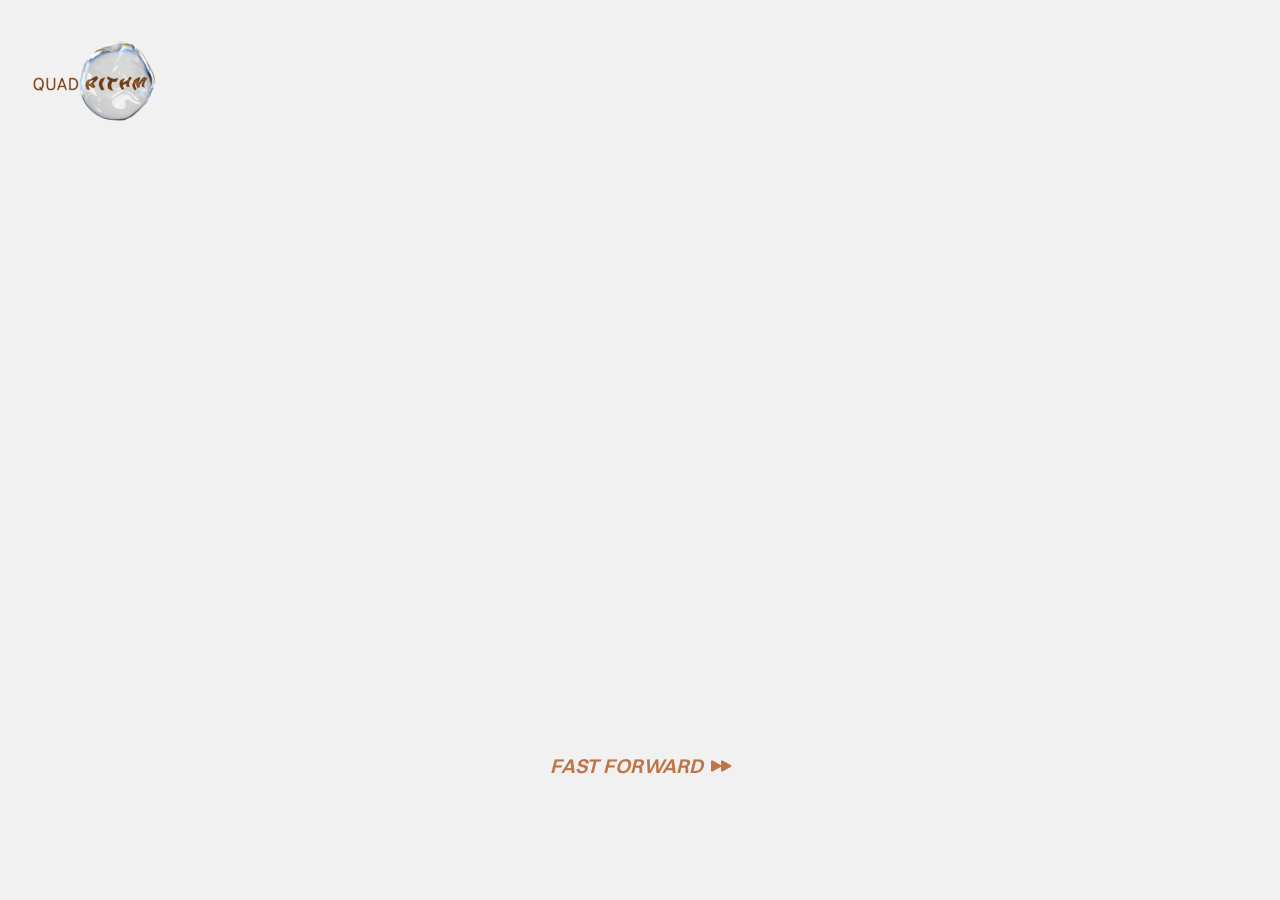
<file: index.html>
<!doctype html>
<html lang="en" class="h-100" data-bs-theme="auto">
  <head>

    <meta charset="utf-8">
    <meta name="viewport" content="width=device-width, initial-scale=1">
    <meta name="description" content="Welcome to Quadrithm's universe, managed by our AI assistant Qassandra, who is here to help you. Come and say hello, don't be shy;">
    <title>Welcome</title>
    <link href="https://cdn.jsdelivr.net/npm/bootstrap@5.3.3/dist/css/bootstrap.min.css" rel="stylesheet" integrity="sha384-QWTKZyjpPEjISv5WaRU9OFeRpok6YctnYmDr5pNlyT2bRjXh0JMhjY6hW+ALEwIH" crossorigin="anonymous">
    <link rel="stylesheet" href="https://cdn.jsdelivr.net/npm/bootstrap-icons@1.11.3/font/bootstrap-icons.min.css">

    <link rel="stylesheet" href="https://cdnjs.cloudflare.com/ajax/libs/animate.css/4.1.1/animate.min.css"/>

      <!-- Favicons -->
      <link rel="icon" type="image/png" href="favicon/calm-favicon-32x32.png" sizes="32x32" />
    
    <!-- Custom styles for this template -->
    <link href="./css/style.css" rel="stylesheet">
  </head>

  <body class="d-flex h-100 text-center">

    
<div class="d-flex w-100 h-100 p-3 mx-auto flex-column parent">
  <header class="mb-auto">
    <div>
      <a class="navbar-brand" href="index.html">
        <img src="logos/calm-primary-logo.png" class="logos" alt="Quadrithm's Cool Logo">
        <!-- <img src="logos/calm-primary-logo.png" class="logos" alt="Quadrithm's Cool Logo"> -->
      </a>
    </div>
  </header>


  <div class="h-100 row align-items-center justify-content-center" id="fly-in">  
    <!-- <div>Quad<em>rithm</em><span>an entity powered by technology, ingenuity, and insatiable curiosity</span></div>
    <div id="2">Has Now<span>become more advanced due to the development of...</span></div>
    <div id="3">Qassandra<span>the entity’s AI system</span></div>
    <div>who manages everything<span>leaving the team to focus on what really matters...</span></div>
    <div id="4">solving meaningful problems for their clients</div> -->
    <div>This Winter<span>Something new emerges...</span></div>
    <div id="2">Quad<em>rithm</em><span>an entity powered by technology, ingenuity, and insatiable curiosity</span></div>
    <div id="3">Has Now<span>become more advanced due to the development of...</span></div>
    <div id="4">Qassandra<span>the entity’s AI system</span></div>
    <div>who manages everything<span>leaving the team to focus on what really matters...</span></div>
    <div id="5">solving meaningful problems for their clients</div>
  </div>


    <div class="top" id="canvasDiv">
      <div class="container-fluid">
         <canvas id="canvasOne" width="900" height="520"></canvas> 
      </div>
    </div>
    
    <!-- <audio id="myAudio" autoplay muted></audio> you may need to change this when the website is live on the server-->
    <audio id="qassandraIntro">
      <source src="./audio/qassandra_intro.mp3" type="audio/mpeg">
      Your browser does not support the audio element.
    </audio>

    <audio id="aboutQuadrithmAudio">
      <source src="./audio/find_out_more.mp3" type="audio/mpeg">
      Your browser does not support the audio element.
    </audio>

    <audio id="specialisationAudio">
      <source src="./audio/specialisations.mp3" type="audio/mpeg">
      Your browser does not support the audio element.
    </audio>

    <audio id="classifiedAudio">
      <source src="./audio/classified.mp3" type="audio/mpeg">
      Your browser does not support the audio element.
    </audio>

    <audio id="assignMissionAudio">
      <source src="./audio/assign_mission.mp3" type="audio/mpeg">
      Your browser does not support the audio element.
    </audio>


  <div class="cookieBanner" id="cookieBanner">
      <div class="alert alert-success" role="alert">
        <h4 class="alert-heading">C<em>OO</em>KIE <em>CO</em>NSENT</h4>
        <p>Pssst...our website uses essential cookies to ensure it works properly and analytics to help us improve the site.
           By continuing to use our website, you agree to our <a href="#" class="alert-link" data-bs-toggle="modal" data-bs-target="#exampleModalToggle">Privacy Policy</a></p>
        
       <button type="button" id="cookieConsentButton" class="btn btn-outline-success col-12 p-2">Accept</button>
      </div>
    </div>

    <!-- Modal -->
    <div class="cookie-policy-modal">
      <div class="modal" id="exampleModalToggle" aria-labelledby="exampleModalLabel" aria-hidden="true">
        <div class="modal-dialog modal-dialog-centered modal-dialog-scrollable">
          <div class="modal-content">
            <div class="modal-header"> 
              <h5 class="modal-title" id="exampleModalLabel"><em>Coo</em>kies & Privacy Policy</h5>
              <!-- <button type="button" class="btn-close" data-bs-dismiss="modal" aria-label="Close"></button> -->
            </div>
            <div class="modal-body text-start">

              <p>
                <strong>1. Information We Collect</strong><br />
                When you use our website, we may collect the following:
              </p>

              <ul>
                <li>Name (when submitted by you)</li>
                <li>Email address (when submitted by you)</li>
                <li>Voice recording (when submitted by you)</li>
                <li>Basic analytics data (via third-party service — <strong>Section 4)</strong></li>
              </ul>

              <br />

              <p>
                <strong>2. How We Use Your Information</strong><br />
                We use your information to:
              </p>

              <ul>
                <li>Respond to your enquiry</li>
                <li>Understand your request (including reviewing your voice recording)</li>
                <li>Send newsletters if you choose to subscribe</li>
              </ul>

              <p><strong>Additional notes:</strong></p>

              <ul>
                <li>
                  Your information is <strong>not sold</strong> or shared with third parties for
                  marketing.
                </li>
                <li>
                  Your voice recording is <strong>not used for AI training</strong> or automated
                  processing.
                </li>
                <li>
                  Analytics data is used <strong>only</strong> to understand website performance and
                  improve the user experience.
                </li>
              </ul>

              <br />

              <p>
                <strong>3. How Long We Keep Your Information</strong>
              </p>

              <ul>
                <li><strong>Voice recordings:</strong> Automatically deleted after 7 days.</li>
                <li>
                  <strong>Name & email:</strong> Retained as long as needed to manage your enquiry or
                  until you unsubscribe.
                </li>
                <li>
                  <strong>Analytics cookies & data:</strong> Stored according to the retention period set
                  by our analytics provider (<strong>Section 4</strong>).
                </li>
              </ul>

              <br />

              <p>
                <strong>4. Cookies & Analytics</strong><br />
                We use cookies to ensure the website works properly and to understand how visitors use our
                site.
              </p>

              <p>
                <strong>4.1 Essential Cookies</strong><br />
                These cookies are required for the website to function. They do <strong>not</strong> store
                personally identifiable information and cannot be switched off.
              </p>

              <p>
                <strong>4.2 Analytics Cookies (Third-Party)</strong><br />
                We use a trusted third-party analytics service to measure:
              </p>

              <ul>
                <li>Number of visitors</li>
                <li>Pages visited</li>
                <li>Time spent on the website</li>
                <li>Basic technical information (e.g., browser type, device type, and more)</li>
              </ul>

              <p>
                This data helps us improve the website.It is <strong>not used for advertising</strong>, and the analytics provider does
                <strong>not use this data to identify you personally</strong>.
              </p>

              <br />

              <p>
                <strong>5. Sharing Your Data</strong><br />
                We <strong>do not</strong> sell your data.<br /><br />
                Your data is only shared with service providers required to operate the website (e.g.,
                hosting provider, email service provider, and analytics provider).<br /><br />
                These providers are contractually obligated to keep your data secure and use it only for
                the services we request.
              </p>

              <br />

              <p>
                <strong>6. Your Rights</strong><br />
                Depending on your location, you may have the right to:
              </p>

              <ul>
                <li>Access the personal data we hold</li>
                <li>Request correction or deletion</li>
                <li>Withdraw consent at any time</li>
                <li>Opt out of newsletters</li>
                <li>File a complaint with your local data authority</li>
              </ul>
            </div>
            <div class="modal-footer d-flex justify-content-center">
              <button type="button" class="btn btn-light" data-bs-dismiss="modal">Close</button>
            </div>
          </div>
        </div>
      </div>
    </div>

  
    <div id="menuBlur">
        <div class="row menu mb-md-5" id="menu">
          <!-- Button 1  -->
            <div class="col-md-2 button-wrapper">
              <div class="collapse multi-collapse" id="multiCollapseExample1">
                  <a href="aboutus.html" class="btn btn-outline-success p-3 px-md-2 px-lg-3 mb-3 mb-md-0 me-md-2" aria-expanded="false" id="buttonOne">What is Quadrithm?</a>
              </div>
            </div>
            
            <!-- Button 2  -->
            <div class="col-md-3 button-wrapper">
            <div class="collapse multi-collapse" id="multiCollapseExample2">
                <a href="specialisations.html" class="btn btn-outline-success p-3 px-md-2 px-lg-3 mb-3 mb-md-0" aria-expanded="false" id="buttonTwo">Quadrithm's Specialties</a>
            </div>
            </div>

            <div class="col-md-2 myrow button-wrapper">
                <span class="dot dot-1"></span>
                <span class="dot dot-2"></span>
                <span class="dot dot-3"></span>
                <span class="dot dot-4"></span>
                <span class="dot dot-5"></span>
                <span class="dot dot-6"></span>
                <span class="dot dot-7"></span>
                <button class="btn button uppercase" type="button" data-bs-toggle="collapse" data-bs-target=".multi-collapse" aria-expanded="false" aria-controls="multiCollapseExample1 multiCollapseExample2 multiCollapseExample3 multiCollapseExample4">
                    <span class="spark"></span>  
                      <span class="backdrop"></span>
                        <div class="text">
                          Menu
                        </div>
                </button>
            </div>
          
          <!-- Button 3  -->
          <div class="col-md-3 button-wrapper">
              <div class="collapse multi-collapse" id="multiCollapseExample3">
                  <a href="missions-completed.html" class="btn btn-outline-success p-3 px-lg-3 mb-3 mt-3 mb-md-0 mt-md-0" aria-expanded="false" id="buttonThree">Quadrithm's Missions</a>
              </div>
          </div>

          <!-- Button 4  -->
          <div class="col-md-2 button-wrapper">
              <div class="collapse multi-collapse" id="multiCollapseExample4">
                  <a href="contact-us.html" class="btn btn-outline-success p-3 px-md-2 px-lg-3" aria-expanded="false"  id="buttonFour">Let's Collaborate</a>
                  <!-- <button class="btn btn-outline-success p-3 me-md-4" type="button" data-bs-toggle="collapse" aria-expanded="false"  id="buttonFour">Let's Collaborate</button> -->
              </div>
          </div>

        </div>
      </div>


  <div class="wake-qassandra button-wrapper" id="wakeQassandraButton">
    <span class="dot dot-1"></span>
    <span class="dot dot-2"></span>
    <span class="dot dot-3"></span>
    <span class="dot dot-4"></span>
    <span class="dot dot-5"></span>
    <span class="dot dot-6"></span>
    <span class="dot dot-7"></span>
    <button class="btn wake-button uppercase" type="button">
        <span class="spark"></span>  
          <span class="backdrop"></span>
            <div class="wake-text">
              Wake Qassandra Up
            </div>
    </button>
  </div>

  <div class="skip mb-5 fst-italic animate__animated animate__fadeInLeft animate__delay-3s">
    <h5>Fast Forward <i class="bi bi-fast-forward-fill ps-1"></i></h5>
  </div>

  
</div>
      <script src="./js/qassandra.js"></script>
      <script src="https://cdn.jsdelivr.net/npm/bootstrap@5.3.3/dist/js/bootstrap.bundle.min.js" integrity="sha384-YvpcrYf0tY3lHB60NNkmXc5s9fDVZLESaAA55NDzOxhy9GkcIdslK1eN7N6jIeHz" crossorigin="anonymous"></script>
   </body>
</html>
</file>
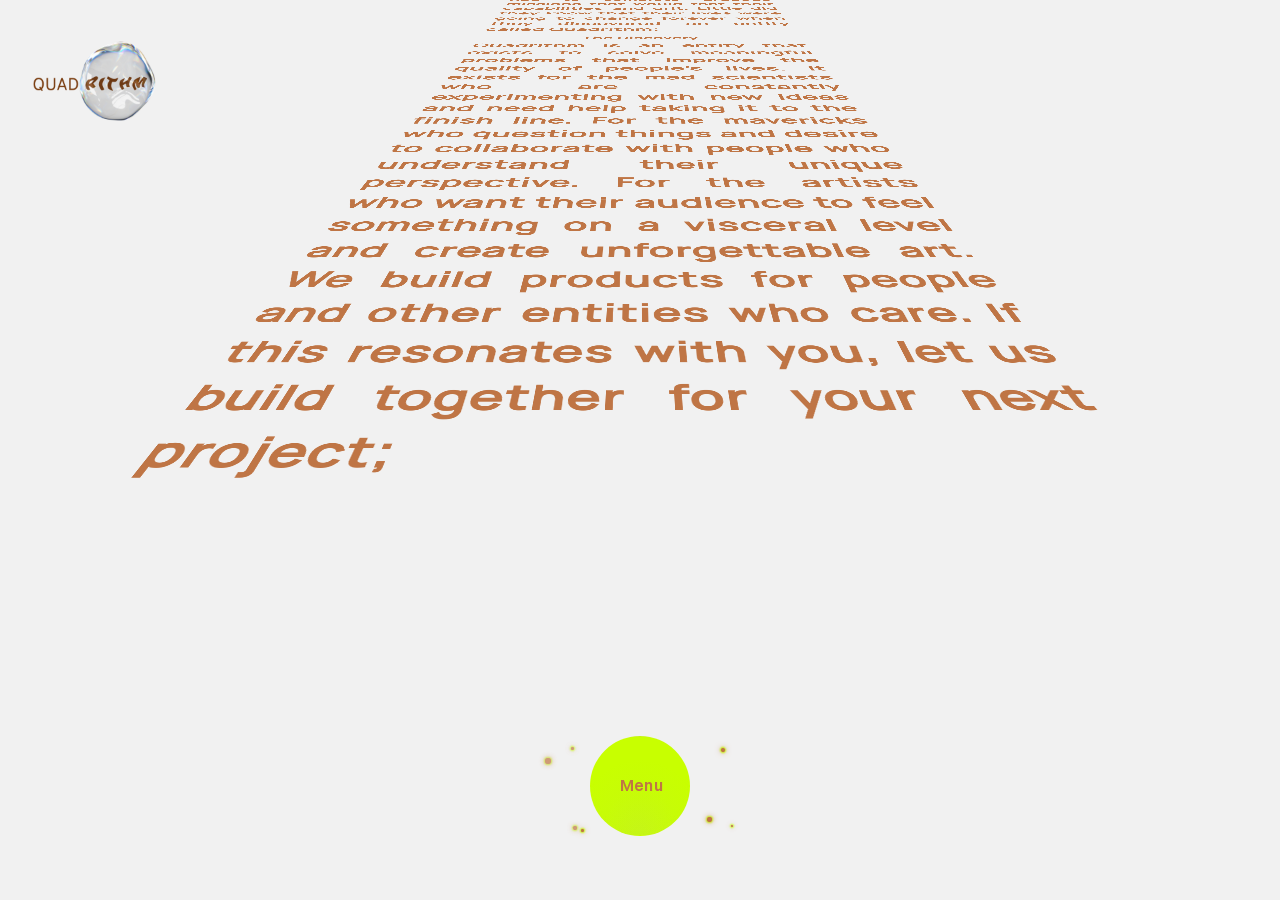
<file: aboutus.html>
<!doctype html>
<html lang="en" class="h-100" data-bs-theme="auto">
  <head>

    <meta charset="utf-8">
    <meta name="viewport" content="width=device-width, initial-scale=1">
    <meta name="description" content="Quadrithm is an entity discovered during a four-year expedition. We exist to solve meaningful problems that improve the quality of people's lives—let's work together;">
    <title>What is Quadrithm?</title>
    <link href="https://cdn.jsdelivr.net/npm/bootstrap@5.3.3/dist/css/bootstrap.min.css" rel="stylesheet" integrity="sha384-QWTKZyjpPEjISv5WaRU9OFeRpok6YctnYmDr5pNlyT2bRjXh0JMhjY6hW+ALEwIH" crossorigin="anonymous">
    <link rel="stylesheet" href="https://cdn.jsdelivr.net/npm/bootstrap-icons@1.11.3/font/bootstrap-icons.min.css">

    <link rel="stylesheet" href="https://cdnjs.cloudflare.com/ajax/libs/animate.css/4.1.1/animate.min.css"/>

    <script src="https://cdn.jsdelivr.net/npm/bootstrap@5.3.3/dist/js/bootstrap.bundle.min.js" integrity="sha384-YvpcrYf0tY3lHB60NNkmXc5s9fDVZLESaAA55NDzOxhy9GkcIdslK1eN7N6jIeHz" crossorigin="anonymous"></script>


    <!-- Favicons -->
    <link rel="icon" type="image/png" href="favicon/calm-favicon-32x32.png" sizes="32x32" />

    <!-- Custom styles for this template -->
    <link href="./css/style.css" rel="stylesheet">
  </head>

  <body class="d-flex h-100 text-center">

    <!-- I'm removing the padding from this tag (p-3) -->
    <div class="d-flex w-100 h-100 mx-auto flex-column parent">
      
      <!-- LOGO -->
        <header class="mb-auto p-3">
          <div>
            <a class="navbar-brand" href="index.html">
              <img src="logos/calm-primary-logo.png" class="logos" alt="Quadrithm's Cool Logo">
              <!-- <img src="logos/calm-primary-logo.png" class="logos" alt="Quadrithm's Cool Logo"> -->
            </a>
          </div>
        </header>
   

        <!-- FOUNDERS AUDIO -->
        <div class="container g-0 p-0 mb-4">
          <div class="row top">
            <div class="col ms-2"> <!-- was ps-4 before -->
              <button class="btn btn-outline-light play-button" type="button" id="walThreePoint0Intro">
                <i class="bi bi-play-fill fs-1"></i>
              </button>

              <div class="playButtonText" id="playButtonOne">
                <h3>Wal3.0</h3>
                <h5>Mad Scientist (CEO)</h5>
              </div>
            </div>
         
            <div class="col">
              <button class="btn btn-outline-light play-button" type="button" id="brandonIntro">
                <i class="bi bi-play-fill fs-1"></i>
              </button>

              <div class="playButtonText" id="playButtonTwo">
                <h3>Brandon</h3>
                <h5>Product Guy (CPO)</h5>
              </div>
            </div>

            <div class="col pe-4">
              <button class="btn btn-outline-light play-button" type="button" id="emanIntro">
                <i class="bi bi-play-fill fs-1"></i>
              </button>

              <div class="playButtonText" id="playButtonThree">
               <h3>Emmanuel</h3>
                <h5>Tech Guy (CTO)</h5>
              </div> 
            </div>
          </div>
        </div>

        <!-- <div class="fade"></div> -->
       <main class="top">
          <section class="star-wars">
            <div class="crawl">
              <div class="title">
                <p>The Journey</p>
                <h1>What is Quad<em>rithm</em></h1>
              </div>
              
              <p class="mb-5">Four men embarked on a journey to discover something new and acquire new skills. 
                They didn’t know what they would find or who they would become, but they knew they had to return with an artefact that symbolised their achievements on this expedition. 
                Before this artefact could be attained, the tetrad had to complete arduous missions that would test their capabilities and grit. 
                Little did they know that their lives were going to change forever when they discovered an entity called Quadrithm;
              </p>

               <div class="title">
                <p>The Discovery</p>
              </div>

              <p>Quadrithm is an entity that exists to solve meaningful problems that improve the quality of people’s lives. It exists for the mad scientists who are constantly experimenting 
                with new ideas and need help taking it to the finish line. For the mavericks who question things and desire to collaborate with people who understand their unique perspective.
                 For the artists who want their audience to feel something on a visceral level and create unforgettable art. We build products for people and other entities who care. 
                 If this resonates with you, let us build together for your next project;
              </p>
          </section>
       </main>



              <!-- <div class="d-grid gap-2 d-md-block">
                <button class="btn btn-primary" type="button">Button</button>
                <button class="btn btn-primary" type="button">Button</button>
                <button class="btn btn-primary" type="button">Button</button>
              </div> -->
                        
      
          <!-- QASSANDRA AUDIO -->
          <!-- <audio id="myAudio" autoplay muted></audio> you may need to change this when the website is live on the server-->
          <audio id="aboutQuadrithmAudio">
            <source src="./audio/signpost.mp3" type="audio/mpeg">
            Your browser does not support the audio element.
          </audio>
      
          <audio id="specialisationAudio">
            <source src="./audio/specialisations.mp3" type="audio/mpeg">
            Your browser does not support the audio element.
          </audio>
      
          <audio id="classifiedAudio">
            <source src="./audio/classified.mp3" type="audio/mpeg">
            Your browser does not support the audio element.
          </audio>
      
          <audio id="assignMissionAudio">
            <source src="./audio/assign_mission.mp3" type="audio/mpeg">
            Your browser does not support the audio element.
          </audio>
      
      
        
      <!-- MENU -->
       <div id="menuBlur">
        <div class="row menu py-3 mb-md-5">
          <!-- Button 1  -->
            <div class="col-md-2 button-wrapper">
              <div class="collapse multi-collapse" id="multiCollapseExample1">
                  <a href="aboutus.html" class="btn btn-outline-success p-3 px-md-2 px-lg-3 mb-3 mb-md-0 me-md-2 highlighted-calm" aria-expanded="false" id="buttonOne">What is Quadrithm?</a>
              </div>
            </div>
            
            <!-- Button 2  -->
            <div class="col-md-3 button-wrapper">
            <div class="collapse multi-collapse" id="multiCollapseExample2">
                <a href="specialisations.html" class="btn btn-outline-success p-3 px-md-2 px-lg-3 mb-3 mb-md-0" aria-expanded="false" id="buttonTwo">Quadrithm's Specialties</a>
            </div>
            </div>
      
            <div class="col-md-2 myrow button-wrapper">
                <span class="dot dot-1"></span>
                <span class="dot dot-2"></span>
                <span class="dot dot-3"></span>     
                <span class="dot dot-4"></span>
                <span class="dot dot-5"></span>
                <span class="dot dot-6"></span>
                <span class="dot dot-7"></span>
                <button class="btn button uppercase" type="button" id="menuButton" data-bs-toggle="collapse" data-bs-target=".multi-collapse" aria-expanded="false" aria-controls="multiCollapseExample1 multiCollapseExample2 multiCollapseExample3 multiCollapseExample4">
                    <span class="spark"></span>  
                      <span class="backdrop"></span>
                        <div class="text">
                          Menu
                        </div>
                </button>
            </div>
          
          <!-- Button 3  -->
          <div class="col-md-3 button-wrapper">
              <div class="collapse multi-collapse" id="multiCollapseExample3">
                  <a href="missions-completed.html" class="btn btn-outline-success p-3 px-lg-3 mb-3 mt-3 mb-md-0 mt-md-0" aria-expanded="false" id="buttonThree">Quadrithm's Missions</a>
              </div>
          </div>
      
          <!-- Button 4  -->
          <div class="col-md-2 button-wrapper">
              <div class="collapse multi-collapse" id="multiCollapseExample4">
                  <a href="contact-us.html" class="btn btn-outline-success p-3 px-md-2 px-lg-3" aria-expanded="false"  id="buttonFour">Let's Collaborate</a>
                  <!-- <button class="btn btn-outline-success p-3 me-md-4" type="button" data-bs-toggle="collapse" aria-expanded="false"  id="buttonFour">Let's Collaborate</button> -->
              </div>
          </div>
      
        </div>
      </div>
      
     </div>
      <script src="./js/founders.js"></script>
   </body>
</html>
</file>
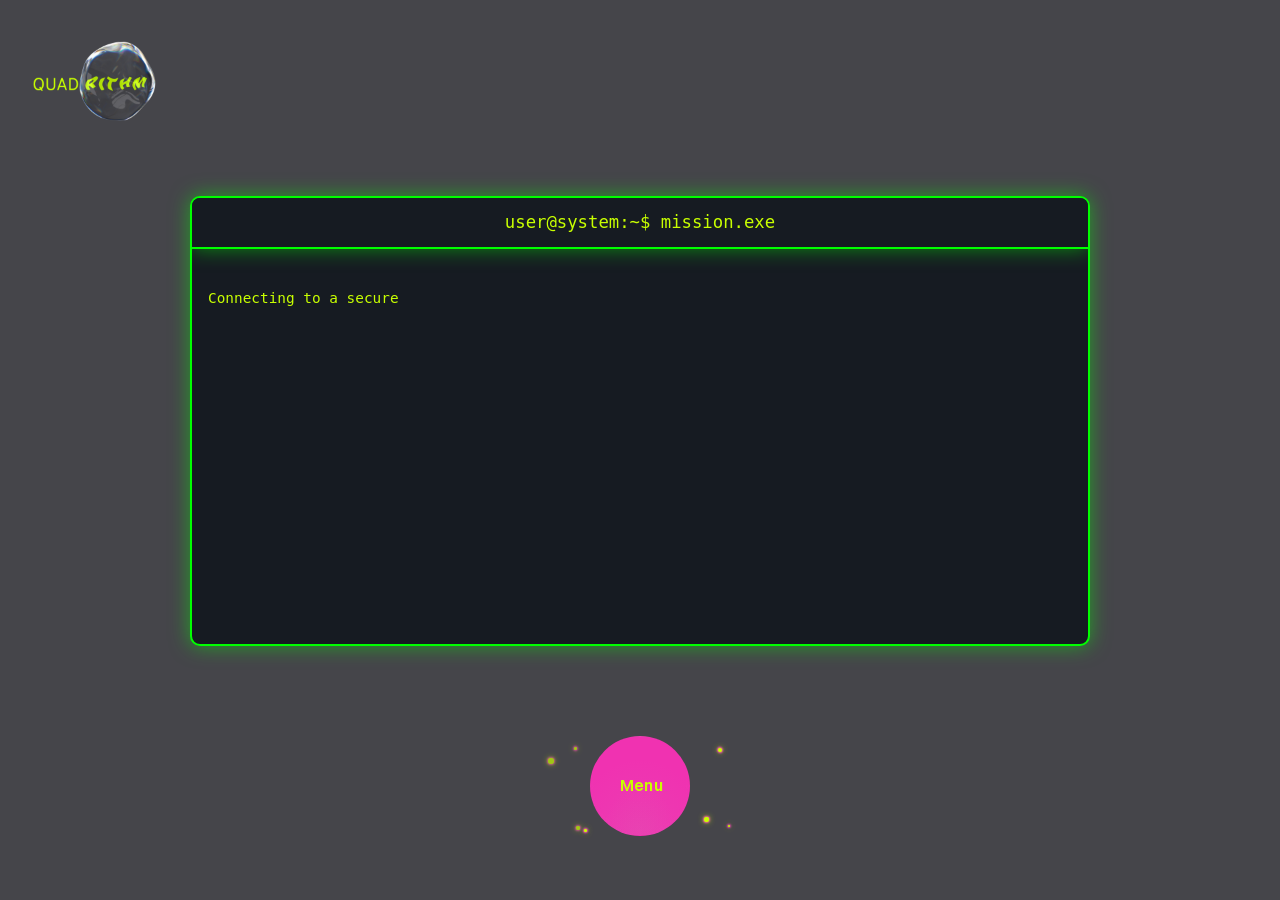
<file: contact-us.html>
<!doctype html>
<html lang="en" class="h-100" data-bs-theme="auto">
  <head>

    <meta charset="utf-8">
    <meta name="viewport" content="width=device-width, initial-scale=1">
    <meta name="description" content="Do you have a top-secret problem that needs solving? Assign a mission to Quadrithm now and let them use their wits and charm to complete it;">
    <title>Send Mission Brief</title>
    <link href="https://cdn.jsdelivr.net/npm/bootstrap@5.3.3/dist/css/bootstrap.min.css" rel="stylesheet" integrity="sha384-QWTKZyjpPEjISv5WaRU9OFeRpok6YctnYmDr5pNlyT2bRjXh0JMhjY6hW+ALEwIH" crossorigin="anonymous">
    <link rel="stylesheet" href="https://cdn.jsdelivr.net/npm/bootstrap-icons@1.11.3/font/bootstrap-icons.min.css">
   
    <link rel="stylesheet" href="https://cdnjs.cloudflare.com/ajax/libs/animate.css/4.1.1/animate.min.css"/>

    <script src="https://cdn.jsdelivr.net/npm/bootstrap@5.3.3/dist/js/bootstrap.bundle.min.js" integrity="sha384-YvpcrYf0tY3lHB60NNkmXc5s9fDVZLESaAA55NDzOxhy9GkcIdslK1eN7N6jIeHz" crossorigin="anonymous"></script>
    

    <!-- Favicons -->
    <link rel="icon" type="image/png" href="favicon/curious-favicon-32x32.png" sizes="32x32" />



    <!-- Custom styles for this template -->
    <link href="./css/style.css" rel="stylesheet">
  </head>

  <body class="d-flex h-100 text-center" id="mission-brief">

     <!-- LOGO -->
      <div class="d-flex w-100 h-100 p-3 mx-auto flex-column">

          <header class="mb-auto contact-header">
              <div>
                <a class="navbar-brand" href="index.html">
                  <img src="logos/curious-primary-logo.png" class="logos" alt="Quadrithm's Curious Logo">
                </a>
              </div>
          </header>
      
       <!-- QASSANDRA AUDIO -->
              <!-- <audio id="myAudio" autoplay muted></audio> you may need to change this when the website is live on the server-->
              <audio id="aboutQuadrithmAudio">
                <source src="./audio/find_out_more.mp3" type="audio/mpeg">
                Your browser does not support the audio element.
              </audio>
          
              <audio id="specialisationAudio">
                <source src="./audio/specialisations.mp3" type="audio/mpeg">
                Your browser does not support the audio element.
              </audio>
          
              <audio id="classifiedAudio">
                <source src="./audio/classified.mp3" type="audio/mpeg">
                Your browser does not support the audio element.
              </audio>
          
              <audio id="assignMissionAudio">
                <source src="./audio/signpost.mp3" type="audio/mpeg">
                Your browser does not support the audio element.
              </audio>


  <div class="top-contact my-auto mx-auto">
    <div class="terminal" id="terminalContainer">
        <div class="window-title p-2">user@system:~$ mission.exe</div>
        <div class="cursor"></div>
        <div id="output" class="text-start p-3"></div>
        <div class="glitch-overlay" id="glitchOverlay"></div>
        <!-- <div class="terminal-output" id="terminalOutput"></div> -->
         <!-- Button trigger modal -->
        <button type="button" class="btn btn-outline-secondary ms-3" id="assignMission" data-bs-toggle="modal" data-bs-target="#exampleModal">assign mission</button>
    </div>
  </div>

    <!-- Modal -->
    <div class="assign-mission-modal">
      <div class="modal fade" id="exampleModal" data-bs-backdrop="static" aria-labelledby="exampleModalLabel" aria-hidden="true">
        <div class="modal-dialog modal-lg centre-modal">
          <div class="modal-content">
            <div class="modal-header d-flex justify-content-between">
              <div class="d-flex justify-content-start">
                <h5 class="modal-title pt-1" id="exampleModalLabel"><span>Send</span> <em>MISSION</em> Brief</h5> 
                <button type="button" class="btn btn-secondary ms-2" data-bs-toggle="popover" title="Keep It Brief (no yapping abeg)" data-bs-content="Tell us what you need—branding, development, or startup support. Present your elevator pitch, budget, and timeline;"><i class="bi bi-info-circle"></i></button>
              </div>  
              <button type="button" class="btn btn-secondary" data-bs-dismiss="modal">Close</button>
              <!-- <button type="button" class="btn-close" data-bs-dismiss="modal" aria-label="Close"></button> -->
            </div>
            <div class="modal-body">
              <div class="recorder">
                  <div class="flex justify button-wrapper">
                      <button-center
                        id="startRecord"
                        class="btn button font-bold py-2 px-4 rounded-circle flex items-center"
                      >
                        <span class="backdrop"></span>
                        <div class="text-rec mt-2"><i class="bi bi-mic fs-2 mr-2"></i> rec</div>
                      </button>
                  </div>

                    <!-- <p id="timestamp" class="text-center text-sm text-gray-600"></p> -->
                    <p id="recordingTime" class="text-center text-xl font-semibold pt-2"></p>

                    <div class="mt-6 flex justify-center">
                      <!-- <h5 class="text-lg font-semibold mb-2 text-gray-700">Recorded Audio Preview</h5> -->
                      <audio id="audioPlayback" controls class="mw-100"></audio>
                    </div>

                  <div class="flex justify-center py-2">
                    <button
                        id="stopRecord"
                        class="btn btn-danger text-white font-bold py-2 px-4 rounded-full flex items-center"
                        disabled
                      >
                        <i class="fas fa-stop-circle mr-2"></i> Stop Recording
                      </button>
                  </div>

                  <!-- Submission Form -->
                <form id="recordingForm" class="py-1" novalidate>
                    <div class="row flex justify-content-center">
                        <div class="col-md-6">
                          <label for="nameInput" class="block form-label text-sm font-medium text-gray-700 mb-1">Enter your name</label>
                          <input 
                            type="text" 
                            id="nameInput" 
                            name="name"
                            pattern="[A-Za-z\s]+" 
                            title="Please enter letters only" 
                            class="form-control"
                            required
                          >
                          <div class="fst-italic text-xs mt-1 hidden formErrors" id="nameError">Please enter a valid name (letters only)</div>
                        </div>

                        <div class="col-md-6">
                          <label for="emailInput" class="block form-label text-sm font-medium text-gray-700 mb-1">
                            Enter your email
                          </label>
                          <input 
                            type="email" 
                            id="emailInput" 
                            name="email"
                            class="form-control"
                            required
                            oninput="validateEmail(this)"
                          >
                          <div class="fst-italic text-xs mt-1 hidden formErrors" id="emailError">
                            Please enter a valid email address
                          </div>
                        </div>  
                    </div>   
                  </form>
                  
                </div>
            </div>
            <div class="modal-footer d-flex justify-content-center">
                <div class="">
                      <button
                        type="submit"
                        id="submitRecording"
                        class="btn btn-success font-bold py-2 px-4 rounded-full flex items-center justify-center"
                      >
                        <i class="fas fa-paper-plane mr-2"></i> Assign Mission
                      </button>
                  </div>
            </div>
          </div>
        </div>
      </div>
    </div>


      <!-- MENU -->
        <div id="menuBlur">
          <div class="row menu mb-md-5">
            <!-- Button 1  -->
              <div class="col-md-2 button-wrapper">
                <div class="collapse multi-collapse" id="multiCollapseExample1">
                    <a href="aboutus.html" class="btn btn-outline-danger p-3 px-md-2 px-lg-3 mb-3 mb-md-0 me-md-2" aria-expanded="false" id="buttonOne">What is Quadrithm?</a>
                </div>
              </div>
              
              <!-- Button 2  -->
              <div class="col-md-3 button-wrapper">
                <div class="collapse multi-collapse" id="multiCollapseExample2">
                    <a href="specialisations.html" class="btn btn-outline-danger p-3 px-md-2 px-lg-3 mb-3 mb-md-0" aria-expanded="false" id="buttonTwo">Quadrithm's Specialties</a>
                </div>
              </div>
        
              <div class="col-md-2 myrow button-wrapper">
                  <span class="dot dot-curious dot-1"></span>
                  <span class="dot dot-curious dot-2"></span>
                  <span class="dot dot-curious dot-3"></span>
                  <span class="dot dot-curious dot-4"></span>
                  <span class="dot dot-curious dot-5"></span>
                  <span class="dot dot-curious dot-6"></span>
                  <span class="dot dot-curious dot-7"></span>
                  <button class="btn button-contact uppercase" type="button" data-bs-toggle="collapse" data-bs-target=".multi-collapse" aria-expanded="false" aria-controls="multiCollapseExample1 multiCollapseExample2 multiCollapseExample3 multiCollapseExample4">
                      <span class="spark"></span>  
                        <span class="backdrop"></span>
                          <div class="text-contact">
                            Menu
                          </div>
                  </button>
              </div>
            
            <!-- Button 3  -->
            <div class="col-md-3 button-wrapper">
                <div class="collapse multi-collapse" id="multiCollapseExample3">
                    <a href="missions-completed.html" class="btn btn-outline-danger p-3 px-lg-3 mb-3 mt-3 mb-md-0 mt-md-0" aria-expanded="false" id="buttonThree">Quadrithm's Missions</a>
                </div>
            </div>
        
            <!-- Button 4  -->
            <div class="col-md-2 button-wrapper">
                <div class="collapse multi-collapse" id="multiCollapseExample4">
                    <a href="contact-us.html" class="btn btn-outline-danger p-3 px-md-2 px-lg-3 highlighted-curious" aria-expanded="false" id="buttonFour">Let's Collaborate</a>
                </div>
            </div>
        
          </div>
        </div>
        </div>
        
      
      <script src="./js/terminal.js"></script>
      <script src="./js/audio-recorder.js" defer></script>
      <script>
        function validateEmail(input) {
        const email = input.value.trim();
        const emailError = document.getElementById('emailError');
        
        // This pattern requires at least one period after @
        const emailPattern = /^[a-zA-Z0-9._%+-]+@[a-zA-Z0-9-]+\.[a-zA-Z0-9-.]+$/;
        
        // Check if email has at least one period after @
        const hasValidDomain = email.split('@')[1]?.includes('.');
        
        if (!emailPattern.test(email) || !hasValidDomain) {
          input.setCustomValidity('Please enter a valid email address (e.g., user@example.com)');
          emailError.classList.remove('hidden');
        } else {
          input.setCustomValidity('');
          emailError.classList.add('hidden');
        }
      }

      // Also validate on form submission
      document.addEventListener('DOMContentLoaded', () => {
        const form = document.querySelector('form');
        if (form) {
          form.addEventListener('submit', (e) => {
            const emailInput = document.getElementById('emailInput');
            if (emailInput) {
              validateEmail(emailInput);
              if (!emailInput.validity.valid) {
                e.preventDefault();
              }
            }
          });
        }
      });
    </script>
   </body>
</html>
</file>
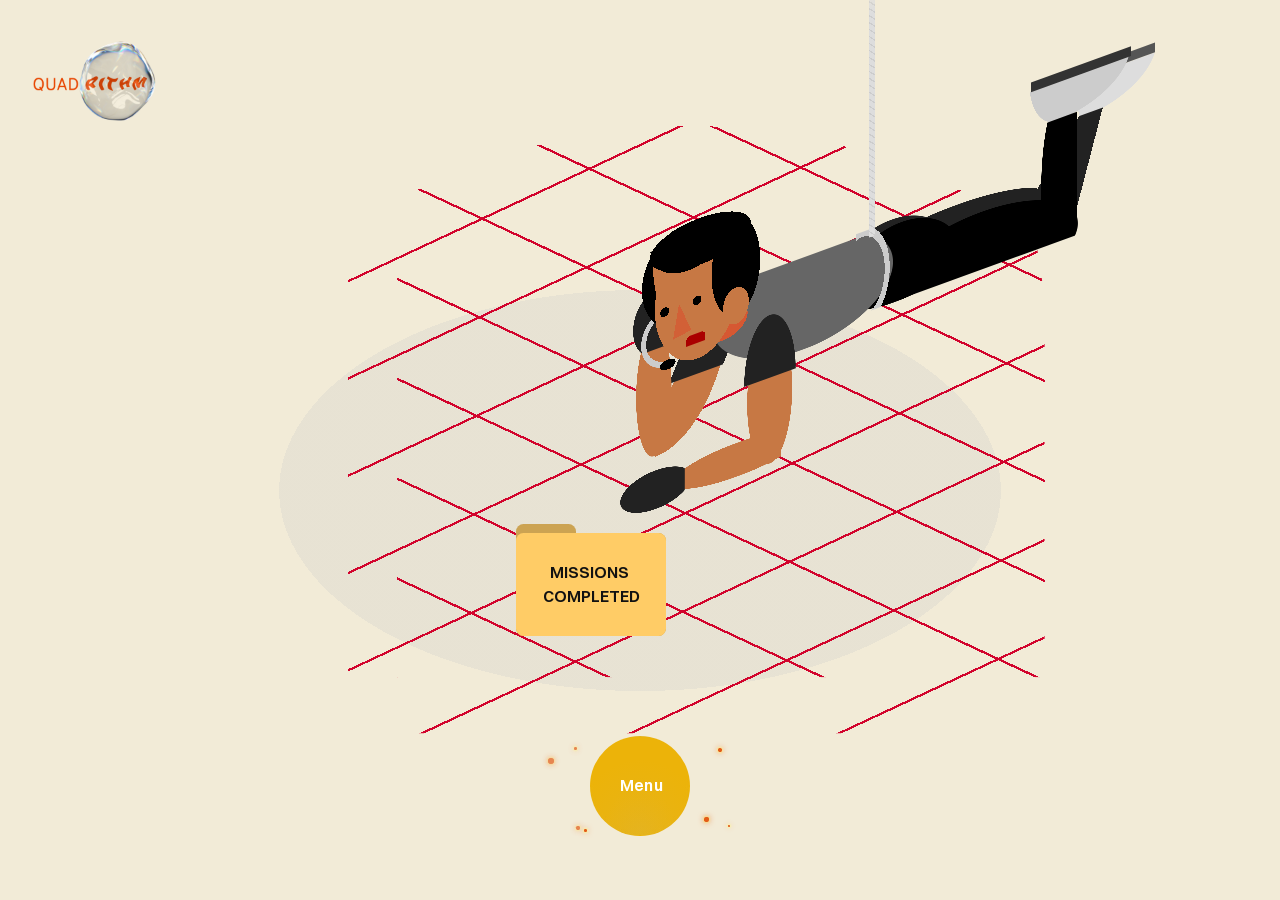
<file: missions-completed.html>
<!doctype html>
<html lang="en" class="h-100" data-bs-theme="auto">
  <head>

    <meta charset="utf-8">
    <meta name="viewport" content="width=device-width, initial-scale=1">
    <meta name="description" content="Quadrithm's agents have been in the field over the years, completing top-secret missions which involve building websites, branding, and growing startups. Request access to view these classified missions;">
    <title>Missions Completed</title>
    <link href="https://cdn.jsdelivr.net/npm/bootstrap@5.3.3/dist/css/bootstrap.min.css" rel="stylesheet" integrity="sha384-QWTKZyjpPEjISv5WaRU9OFeRpok6YctnYmDr5pNlyT2bRjXh0JMhjY6hW+ALEwIH" crossorigin="anonymous">
    <link rel="stylesheet" href="https://cdn.jsdelivr.net/npm/bootstrap-icons@1.11.3/font/bootstrap-icons.min.css">

    <script src="https://cdn.jsdelivr.net/npm/bootstrap@5.3.3/dist/js/bootstrap.bundle.min.js" integrity="sha384-YvpcrYf0tY3lHB60NNkmXc5s9fDVZLESaAA55NDzOxhy9GkcIdslK1eN7N6jIeHz" crossorigin="anonymous"></script>


    <!-- Favicons -->
    <link rel="icon" type="image/png" href="favicon/excitement-favicon-32x32.png" sizes="32x32" />

    <!-- Custom styles for this template -->
    <link href="./css/style.css" rel="stylesheet">
  </head>

  <body class="d-flex h-100 text-center" id="missions">

    
    <div class="d-flex w-100 h-100 p-3 mx-auto flex-column">
        <!-- LOGO -->
        <header class="mb-auto">
            <div>
              <a class="navbar-brand" href="index.html">
                <img src="logos/excitement-primary-logo.png" class="logos" alt="Quadrithm's Excitement Logo">
              </a>
            </div>
        </header>

        <!-- QASSANDRA AUDIO -->
              <!-- <audio id="myAudio" autoplay muted></audio> you may need to change this when the website is live on the server-->
              <audio id="aboutQuadrithmAudio">
                <source src="./audio/find_out_more.mp3" type="audio/mpeg">
                Your browser does not support the audio element.
              </audio>
          
              <audio id="specialisationAudio">
                <source src="./audio/specialisations.mp3" type="audio/mpeg">
                Your browser does not support the audio element.
              </audio>
          
              <audio id="classifiedAudio">
                <source src="./audio/signpost.mp3" type="audio/mpeg">
                Your browser does not support the audio element.
              </audio>
          
              <audio id="assignMissionAudio">
                <source src="./audio/assign_mission.mp3" type="audio/mpeg">
                Your browser does not support the audio element.
              </audio>

               <audio id="accessDeniedAudio">
                <source src="./audio/access-denied.mp3" type="audio/mpeg">
                Your browser does not support the audio element.
              </audio>

        <main class="px-3">
          <div class="impossible" role="img" aria-label="a spy is hanging from the roof trying to steal Quadrithm's secret files;"></div>
        </main>
       
        <div class="mission-completed-top">
          <label class="folder" type="button" class="btn btn-primary" data-bs-toggle="modal" data-bs-target="#missionsModal" id="missionsFolder">
            <input id="classified" type="checkbox"/>
            <span></span>
          </label>
        </div>
       
        <!-- Modal -->
        <div class="access-denied">
          <div class="modal fade" id="missionsModal" data-bs-backdrop="static" aria-labelledby="exampleModalLabel" aria-hidden="true">
            <div class="modal-dialog centre-modal">
              <div class="modal-content">
                <div class="modal-header d-flex justify-content-center">
                  <i class="bi bi-shield-exclamation fs-5 me-1"></i> <h5 class="modal-title fs-4" id="exampleModalLabel">A<em>CCESS</em> DENIED</h5>
                </div>
                <div class="modal-body">
                  <p>Gotcha! You don't have the security clearance required to view our completed missions. To get access, send a voice mail with the code word "BLUEJAY";</p>
                </div>
                <div class="modal-footer d-flex justify-content-center">
                  <button type="button" class="btn btn-warning"><a href="contact-us.html">Request Access</a></button>
                </div>
              </div>
            </div>
          </div>
        </div>
          

         <!-- MENU -->
        <div id="menuBlur">
          <div class="row menu mb-md-5">
            <!-- Button 1  -->
              <div class="col-md-2 button-wrapper">
              <div class="collapse multi-collapse" id="multiCollapseExample1">
                  <a href="aboutus.html" class="btn btn-outline-warning p-3 px-md-2 px-lg-3 mb-3 mb-md-0 me-md-2" aria-expanded="false" id="buttonOne">What is Quadrithm?</a>
              </div>
              </div>
              
              <!-- Button 2  -->
              <div class="col-md-3 button-wrapper">
              <div class="collapse multi-collapse" id="multiCollapseExample2">
                  <a href="specialisations.html" class="btn btn-outline-warning p-3 px-md-2 px-lg-3 mb-3 mb-md-0" type="button" aria-expanded="false" id="buttonTwo">Quadrithm's Specialties</a>
              </div>
              </div>
        
              <div class="col-md-2 myrow button-wrapper">
                  <span class="dot dot-excitement dot-1"></span>
                  <span class="dot dot-excitement dot-2"></span>
                  <span class="dot dot-excitement dot-3"></span>
                  <span class="dot dot-excitement dot-4"></span>
                  <span class="dot dot-excitement dot-5"></span>
                  <span class="dot dot-excitement dot-6"></span>
                  <span class="dot dot-excitement dot-7"></span>
                  <button class="btn button-excitement uppercase" type="button" data-bs-toggle="collapse" data-bs-target=".multi-collapse" aria-expanded="false" aria-controls="multiCollapseExample1 multiCollapseExample2 multiCollapseExample3 multiCollapseExample4">
                      <span class="spark"></span>  
                        <span class="backdrop"></span>
                          <div class="text-cool">
                            Menu
                          </div>
                  </button>
              </div>
            
            <!-- Button 3  -->
            <div class="col-md-3 button-wrapper">
                <div class="collapse multi-collapse" id="multiCollapseExample3">
                    <a href="missions-completed.html" class="btn btn-outline-warning p-3 px-lg-3 mb-3 mt-3 mb-md-0 mt-md-0 highlighted-excitement" aria-expanded="false" id="buttonThree">Quadrithm's Missions</a>
                </div>
            </div>
        
            <!-- Button 4  -->
            <div class="col-md-2 button-wrapper">
                <div class="collapse multi-collapse" id="multiCollapseExample4">
                    <a href="contact-us.html" class="btn btn-outline-warning p-3 px-md-2 px-lg-3" aria-expanded="false" id="buttonFour">Let's Collaborate</a>
                </div>
            </div>

          </div>
        </div>
        
    </div>
    <script src="./js/missions.js"></script>
  </body>
</html>
</file>
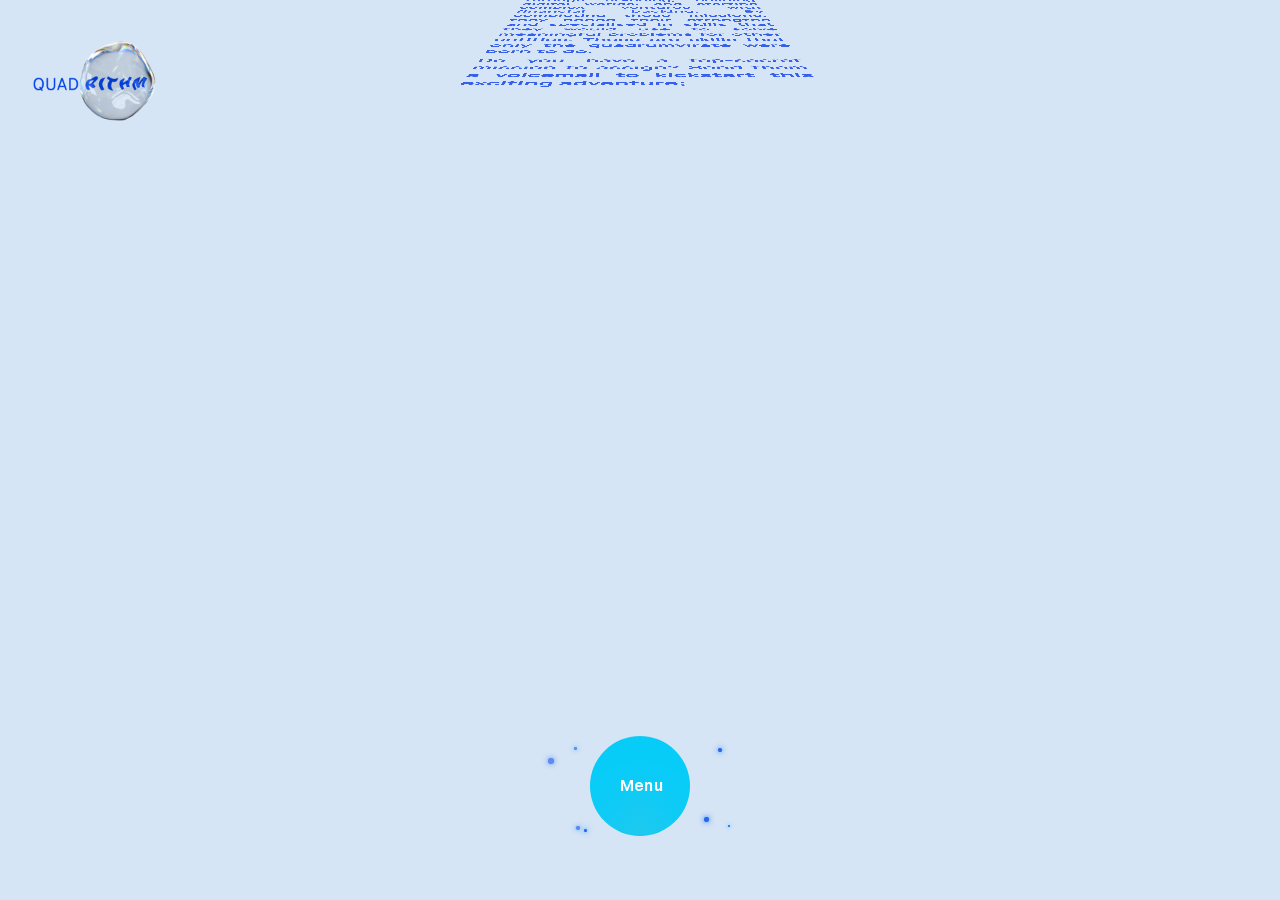
<file: specialisations.html>
<!doctype html>
<html lang="en" class="h-100" data-bs-theme="auto">
  <head>

    <meta charset="utf-8">
    <meta name="viewport" content="width=device-width, initial-scale=1">
    <meta name="description" content="Quadrithm's agents have spent years being tested in the field on missions. This has enabled them to specialise in skills that only the best of agents are capable of;">
    <title>Specialisations</title>
    <link href="https://cdn.jsdelivr.net/npm/bootstrap@5.3.3/dist/css/bootstrap.min.css" rel="stylesheet" integrity="sha384-QWTKZyjpPEjISv5WaRU9OFeRpok6YctnYmDr5pNlyT2bRjXh0JMhjY6hW+ALEwIH" crossorigin="anonymous">
    <link rel="stylesheet" href="https://cdn.jsdelivr.net/npm/bootstrap-icons@1.11.3/font/bootstrap-icons.min.css">

    <link rel="stylesheet" href="https://cdnjs.cloudflare.com/ajax/libs/animate.css/4.1.1/animate.min.css"/>

    <script src="https://cdn.jsdelivr.net/npm/bootstrap@5.3.3/dist/js/bootstrap.bundle.min.js" integrity="sha384-YvpcrYf0tY3lHB60NNkmXc5s9fDVZLESaAA55NDzOxhy9GkcIdslK1eN7N6jIeHz" crossorigin="anonymous"></script>


    <!-- Favicons -->
    <link rel="icon" type="image/png" href="favicon/cool-favicon-32x32.png" sizes="32x32" />

    <!-- Custom styles for this template -->
    <link href="./css/style.css" rel="stylesheet">
  </head>

  <body class="d-flex h-100 text-center" id="specialisations">

     <!-- LOGO -->
    <div class="d-flex w-100 h-100 p-3 mx-auto flex-column">
      <header class="mb-auto">
          <div>
            <a class="navbar-brand" href="index.html">
              <img src="logos/cool-primary-logo.png" class="logos" alt="Quadrithm's Cool Logo">
            </a>
        </div>
      </header>
       
       <!-- SPECILISATIONS AUDIO -->
       <div class="container g-0 p-0 mb-5">
          <div class="row top specialisation-top">

            <!-- I'VE GOT AN IDEA -->
            <div class="col ps-2 ps-md-0">
              <div class="playButtonText" id="brandingQuestions">
                <h3>I’ve Got an Idea</h3>
                <h5 class="d-none d-xl-block">What should I name it?</h5>
                <h5 class="d-none d-xl-block pb-1">Why does my brand exist?</h5>
                <h5 class="d-none d-xl-block pb-1">What should my brand look like?</h5>
                <h5 class="d-none d-xl-block pb-1">How will my brand communicate with customers?</h5>
                <!-- <h5 class="d-none d-lg-block pb-1">How should my brand elements be applied?</h5> -->
                 <!--possible removal-->
              </div>

              <button class="btn btn-outline-info play-button-specialise" type="button" id="branding">
                <i class="bi bi-play-fill fs-1"></i>
              </button>
            </div>
         
            <div class="col">
              <div class="playButtonText mb-xl-4" id="developmentQuestions">
                <h3>Build It for Me</h3>
                <h5 class="d-none d-xl-block pb-1">How do I test out this idea?</h5>
                <h5 class="d-none d-xl-block pb-1">How should my website look?</h5>
                <h5 class="d-none d-xl-block pb-1">How do I make a standout website?</h5>
                <!-- <h5 class="d-none d-lg-block pb-1">How do I create an online store?</h5> -->
                 <!--possible removal-->
                <h5 class="d-none d-xl-block pb-1">How do I keep my website up to date?</h5>
              </div>

              <button class="btn btn-outline-info play-button-specialise" type="button" id="development">
                <i class="bi bi-play-fill fs-1"></i>
              </button>
            </div>

            <div class="col pe-4 pe-md-0">
              <div class="playButtonText" id="startupQuestions">
               <h3>Assist My Startup</h3>
               <h5 class="d-none d-xl-block pb-1">How can I streamline my product development process?</h5>
               <!-- <h5 class="d-none d-lg-block pb-1">Which project management framework should I use?</h5> -->
               <!-- <h5 class="d-none d-lg-block">Which tools should my startup be using?</h5> -->
               <h5 class="d-none d-xl-block pb-3">How can I improve my startup strategy?</h5>
               <h5 class="d-none d-xl-block pb-xxl-3">What key metrics should I be measuring?</h5>
             </div>                         

              <button class="btn btn-outline-info play-button-specialise" type="button" id="startup">
                <i class="bi bi-play-fill fs-1"></i>
              </button>
           </div>

          </div>
        </div>

         <main class="top specialisation-top">
          <section class="star-wars">
            <div class="crawl">
              <div class="title">
                <p>The Journey II</p>
                <h1>Speciali<em>sations</em></h1>
              </div>
              
              <p class="mb-5"> On the journey fuelled by coffee and little sleep, the quartet faced challenging missions that tested their skills. These missions involved helping entities discover 
                and express their uniqueness through branding, building digital worlds, and starting complex ventures with financial backing. By completing these missions, they honed their strengths 
                and specialised in skills that they would use to solve meaningful problems for other entities. These are skills that only the quadrumvirate were born to do. 
              </p>

               <!-- <div class="title">
                <p>The Discovery</p>
              </div> -->
              
              <p>
                Do you have a top-secret mission to assign? Send them a voicemail to kickstart this exciting adventure;
              </p>
          </section>
       </main>

      <!-- QASSANDRA AUDIO -->
              <!-- <audio id="myAudio" autoplay muted></audio> you may need to change this when the website is live on the server-->
              <audio id="aboutQuadrithmAudio">
                <source src="./audio/find_out_more.mp3" type="audio/mpeg">
                Your browser does not support the audio element.
              </audio>
          
              <audio id="specialisationAudio">
                <source src="./audio/signpost.mp3" type="audio/mpeg">
                Your browser does not support the audio element.
              </audio>
          
              <audio id="classifiedAudio">
                <source src="./audio/classified.mp3" type="audio/mpeg">
                Your browser does not support the audio element.
              </audio>
          
              <audio id="assignMissionAudio">
                <source src="./audio/assign_mission.mp3" type="audio/mpeg">
                Your browser does not support the audio element.
              </audio>

     
      
      <!-- MENU -->
      <div id="menuBlur">
          <div class="row menu mb-md-5">
            <!-- Button 1  -->
              <div class="col-md-2 button-wrapper">
              <div class="collapse multi-collapse" id="multiCollapseExample1">
                  <a href="aboutus.html" class="btn btn-outline-primary p-3 px-md-2 px-lg-3 mb-3 mb-md-0 me-md-2" aria-expanded="false" id="buttonOne">What is Quadrithm?</a>
              </div>
              </div>
              
              <!-- Button 2  -->
              <div class="col-md-3 button-wrapper">
              <div class="collapse multi-collapse" id="multiCollapseExample2">
                  <a href="specialisations.html" class="btn btn-outline-primary p-3 px-md-2 px-lg-3 mb-3 mb-md-0 highlighted-cool" aria-expanded="false" id="buttonTwo">Quadrithm's Specialties</a>
              </div>
              </div>

              <div class="col-md-2 myrow button-wrapper">
                  <span class="dot dot-cool dot-1"></span>
                  <span class="dot dot-cool dot-2"></span>
                  <span class="dot dot-cool dot-3"></span>
                  <span class="dot dot-cool dot-4"></span>
                  <span class="dot dot-cool dot-5"></span>
                  <span class="dot dot-cool dot-6"></span>
                  <span class="dot dot-cool dot-7"></span>
                  <button class="btn button-cool uppercase" type="button" data-bs-toggle="collapse" data-bs-target=".multi-collapse" aria-expanded="false" aria-controls="multiCollapseExample1 multiCollapseExample2 multiCollapseExample3 multiCollapseExample4">
                      <span class="spark"></span>  
                        <span class="backdrop"></span>
                          <div class="text-cool">
                            Menu
                          </div>
                  </button>
              </div>
            
            <!-- Button 3  -->
            <div class="col-md-3 button-wrapper">
                <div class="collapse multi-collapse" id="multiCollapseExample3">
                    <a href="missions-completed.html" class="btn btn-outline-primary p-3 px-lg-3 mb-3 mt-3 mb-md-0 mt-md-0" aria-expanded="false" id="buttonThree">Quadrithm's Missions</a>
                </div>
            </div>

            <!-- Button 4  -->
            <div class="col-md-2 button-wrapper">
                <div class="collapse multi-collapse" id="multiCollapseExample4">
                    <a href="contact-us.html" class="btn btn-outline-primary p-3 px-md-2 px-lg-3" aria-expanded="false" id="buttonFour">Let's Collaborate</a>
                </div>
            </div>

          </div>
        </div>

    </div>
     <script src="./js/specialise.js"></script>
   </body>
</html>
</file>
<file: css/style.css>
/*
 * Globals
 */

 *,
 *:after,
 *:before {
     box-sizing: border-box;
 }

   :root {
            --terminal-text-color: #00ff00;
            --terminal-bg-color: #161b22;
            --terminal-border-color: #00ff00;
            --body-bg-color: #0d1117;
            --ui-green: #27cc14;
            --ui-green-dim: rgba(39, 204, 20, 0.33);
            --accent-color: #008f11; /* Darker Green */
            --text-color: #00ff41; /* Bright Green */
            --transition: 0.25s;
            --spark: 1.8s;
            --speed: 1.2s;

        }
 
 
 /* Custom default button */
 .btn-outline-success,
 .btn-outline-success,
 .btn-outline-success:focus {
   /* color: #BF7545; */
   border-color: #BF7545; 
 }

 .bg-dark { 
  background-color: #45454A !important;
 }
 
 .border-success {
  border-color: #C8FF00 !important;
 }


 
 /*
  * FONTS
  */
  
  /*SWITZER FONTS*/
  @font-face {
    font-family: 'Switzer-Regular';
    src: url('../fonts/switzer/Switzer-Regular.woff2') format('woff2'),
         url('../fonts/switzer/Switzer-Regular.woff') format('woff'),
         url('../fonts/switzer/Switzer-Regular.ttf') format('truetype');
    font-weight: 400;
    font-display: swap;
    font-style: normal;
  }

  @font-face {
    font-family: 'Switzer-Medium';
    src: url('../fonts/switzer/Switzer-Medium.woff2') format('woff2'),
         url('../fonts/switzer/Switzer-Medium.woff') format('woff'),
         url('../fonts/switzer/Switzer-Medium.ttf') format('truetype');
    font-weight: 500;
    font-display: swap;
    font-style: normal;
  }

  @font-face {
    font-family: 'Switzer-Bold';
    src: url('../fonts/switzer/Switzer-Semibold.woff2') format('woff2'),
         url('../fonts/switzer/Switzer-Bold.woff') format('woff'),
         url('../fonts/switzer/Switzer-Bold.ttf') format('truetype');
         font-weight: 700;
         font-display: swap;
         font-style: normal;
  }


  @font-face {
    font-family:'Switzer-Semibold';
    src: url('../fonts/switzer/Switzer-Semibold.woff2') format('woff2'),
         url('../fonts/switzer/Switzer-Semibold.woff') format('woff'),
         url('../fonts/switzer/Switzer-Semibold.ttf') format('truetype');
         font-weight: 600;
         font-display: swap;
         font-style: normal;
  }
  

  @font-face {
    font-family: 'Switzer-Black';
    src: url('../fonts/switzer/Switzer-Black.woff2') format('woff2'),
         url('../fonts/switzer/Switzer-Black.woff') format('woff'),
         url('../fonts/switzer/Switzer-Black.ttf') format('truetype');
         font-weight: 900;
         font-display: swap;
         font-style: normal;
  }

  
  /*SWITZER FONTS*/

  @font-face {
    font-family: 'Manrope-Regular';
    src: url('../fonts/manrope/Manrope-Regular.woff2') format('woff2'),
         url('../fonts/manrope/Manrope-Regular.woff') format('woff'),
         url('../fonts/manrope/Manrope-Regular.ttf') format('truetype');
    font-weight: 400;
    font-display: swap;
    font-style: normal;
  }

  @font-face {
    font-family: 'Manrope-Medium';
    src: url('../fonts/manrope/Manrope-Medium.woff2') format('woff2'),
         url('../fonts/manrope/Manrope-Medium.woff') format('woff'),
         url('../fonts/manrope/Manrope-Medium.ttf') format('truetype');
    font-weight: 500;
    font-display: swap;
    font-style: normal;
  }


  /*BEER GOGGLES FONTS*/
  @font-face {
    font-family: 'Beer-Goggles';
    src: url('../fonts/beer/beerg.woff2') format('woff2'),
         url('../fonts/beer/beerg.woff') format('woff'),
         url('../fonts/beer/beerg.ttf') format('truetype');
         font-weight: normal;
         font-style: normal;
  }

  
    /* New code that fixes the mobile scrolling issue, still needs testing */
  html, body { overflow-x: hidden;}

  body {
   background-color: #F1F1F1;
   color: #BF7545;
   overflow: hidden;
   position: relative;
 }
 
  /* old body code */
/*  
 body {
   background-color: #F1F1F1;
   color: #BF7545;
   overflow: hidden;
 } */
 
 #specialisations {
   background-color: #D6E5F5;
   color: #3660EC;
 }

 /* .contact-header {
  font-size: 500%;
 } */

 .page-title h1 {
    font-family: 'Switzer-bold', Helvetica, Arial, sans-serif;
    font-size: 5em;
 }

 .page-title em {
  font-style: normal;
  font-family: 'Beer-Goggles', 'Switzer-Semibold';
}
 
 #missions {
   background-color: #F2EBD7;
   color: #E35C18;
 }
 
 #mission-brief{
   background-color: #45454A;
   color: #C8FF00;
 }
 
 .cover-container {
   max-width: 42em;
 }
 
 .hidden {
    display: none;
}
 
 /*
  * Header
  */
 
 /* .logos {
   width: 180px;
   height: 130px;
   position: absolute;
   left: 5px;
 } */

 .logos {
  width: 180px;
  height: 180px;
  position: absolute;
  left: 5px;
  margin-top: -25px;
}
 
 /*
  * Menu
  */
 /* .menu {
   display: flex;
   margin-bottom: 50px;
 } */
 
 /*
  * Mobile Devices
  */
 
 
 /* .nav-masthead .nav-link {
   color: rgba(255, 255, 255, .5);
   border-bottom: .25rem solid transparent;
 } */
 
 /* .nav-masthead .nav-link:hover,
 .nav-masthead .nav-link:focus {
   border-bottom-color: rgba(255, 255, 255, .25);
 } */
 
 /* .nav-masthead .nav-link + .nav-link {
   margin-left: 1rem;
 } */
 
 /* .nav-masthead .active {
   color: #fff;
   border-bottom-color: #fff;
 } */
 
 
 /* .circle {
   width: 8px;
   height: 8px;
   border-radius: 50%;
   position: absolute;
   top: 50%;
   left: 50%;
   margin: -4px 0 0 -4px;
   pointer-events: none;
   mix-blend-mode: screen;
   z-index: 10;
   box-shadow: 0px 0px 8px 0px #FDFCA9 inset, 0px 0px 24px 0px #FFEB3B, 0px 0px 8px 0px #FFFFFF42;
 } */
 
 .button-wrapper {
   position: relative;
   margin:auto;
 }

 .wake-qassandra {
  bottom: 350px;
  display: none;
}

/* .top-starwars{
  z-index: 1;
}

 .audiob {
  position: relative;
  z-index: 10; 
  margin-bottom: 200px;
} */

.aboutus-buttons { 
  margin-bottom: 150px;
  /* visibility: hidden; */
  /* display: none; */
}

.btn-primary {
   border-radius: 50%;
   --bs-btn-bg: #C8FF00;
   --bs-btn-color: #45454A; 
   --bs-btn-hover-color: #F032B1;
   --bs-btn-active-bg: #729200;
   --bs-btn-active-color: #F032B1;
   --bs-btn-active-border-color: #F032B1;
   --bs-btn-disabled-color: #45454A;
   --bs-btn-disabled-bg:#E3FE83;
   --bs-btn-border-color: #C8FF00;
   --bs-btn-hover-bg: #92BA00;
   --bs-btn-hover-border-color: #92BA00;
   --bs-btn-disabled-border-color: #E3FE83;
   height: 100px;
   width: 100px;
}

/* ASSIGN MISSION BUTTON */
.btn-success {
   background: var(--ui-green-dim);
   --bs-btn-border-color: #C8FF00;
   --bs-btn-hover-border-color: #C8FF00;
   --bs-btn-color: #C8FF00; 
   --bs-btn-hover-color: #45454A;
   --bs-btn-hover-bg: #C8FF00;
   --bs-btn-active-bg: var(--ui-green);
   --bs-btn-active-color: #45454A;
   --bs-btn-active-border-color: var(--ui-green); 
}

/* CLOSE BUTTON ON MODAL */
 .assign-mission-modal .btn-secondary {
  --bs-btn-color: #C8FF00; 
  /* --bs-btn-border-color: #C8FF00; */
  --bs-btn-hover-color: #C8FF00;
  --bs-btn-hover-border-color: #C8FF00;
  --bs-btn-active-border-color: #C8FF00;
  --bs-btn-active-color: #F032B1;
}

/* FORM INPUTS IN MODAL */

/* .formErrors {
   color: #F032B1;
} */

.form-control {
   color: #C8FF00;
  background-color: transparent;
  border: var(--bs-border-width) solid #C8FF00;
}

input[type=text]:focus {
  background-color: var(--ui-green-dim);
  color: #C8FF00;
  border: 2px solid #C8FF00;
  box-shadow: 0 0 20px rgba(0, 255, 0, 0.5);
}

input[type=email]:focus {
  background-color: var(--ui-green-dim);
  color: #C8FF00;
  border: 2px solid #C8FF00;
  box-shadow: 0 0 20px rgba(0, 255, 0, 0.5);
}


  /*
  * CIRCULAR MENU BUTTONS
  */
 
 .button {
   --cut: 0.2em;
   --active:1;
   --bg:
         radial-gradient(
             40% 50% at center 100%,
             hsl(83 0% 72% / 0.05),
             transparent
         ),
         radial-gradient(
             80% 100% at center 120%,
             hsl(73 0% 70% / 0.1),
             transparent
         ),
         hsl(73 100% 50%);
   background: var(--bg);
   z-index: 1;
   position: relative;
   text-decoration: none;
   text-align: center;
   -webkit-appearance: none;
      -moz-appearance: none;
           appearance: none;
   display: inline-block;
   border-radius: 50%;
   height: 100px;
   width: 100px;
 }

 .wake-button {
  --cut: 0.2em;
  --active:1;
  --bg:
        radial-gradient(
            40% 50% at center 100%,
            hsl(83 0% 72% / 0.05),
            transparent
        ),
        radial-gradient(
            80% 100% at center 120%,
            hsl(73 0% 70% / 0.1),
            transparent
        ),
        hsl(73 100% 50%);
  background: var(--bg);
  z-index: 1;
  position: relative;
  text-decoration: none;
  text-align: center;
  -webkit-appearance: none;
     -moz-appearance: none;
          appearance: none;
  display: inline-block;
  border-radius: 50%;
  height: 200px;
  width: 200px;
}

 .button-cool {
    --cut: 0.2em;
    --active:1;
    --bg:
          radial-gradient(
              40% 50% at center 100%,
              hsl(201 0% 72% / 0.05),
              transparent
          ),
          radial-gradient(
              80% 100% at center 120%,
              hsl(191 0% 70% / 0.1),
              transparent
          ),
          hsl(191 94.5% 50.2%);
    background: var(--bg);
    z-index: 1;
    position: relative;
    text-decoration: none;
    text-align: center;
    -webkit-appearance: none;
       -moz-appearance: none;
            appearance: none;
    display: inline-block;
    color: #3660EC;
    border-radius: 50%;
    height: 100px;
    width: 100px;
  }

  .button-excitement {
    --cut: 0.2em;
    --active:1;
    --bg:
      radial-gradient(
        40% 50% at center 100%,
        hsl(55 0% 72% / 0.05),
        transparent
      ),
      radial-gradient(
        80% 100% at center 120%,
        hsl(45 0% 70% / 0.1),
        transparent
      ),
      hsl(45 93% 48%);
    background: var(--bg);
    z-index: 1;
    position: relative;
    text-decoration: none;
    text-align: center;
    -webkit-appearance: none;
       -moz-appearance: none;
            appearance: none;
    display: inline-block;
    border-radius: 50%;
    height: 100px;
    width: 100px;
  }

  .button-contact {
    --cut: 0.2em;
    --active:1;
    --bg:
          radial-gradient(
              40% 50% at center 100%,
              hsl(330 0% 72% / 0.05),
              transparent
          ),
          radial-gradient(
              80% 100% at center 120%,
              hsl(320 0% 70% / 0.1),
              transparent
          ),
          hsl(320 86.4% 56.9%);
    background: var(--bg);
    z-index: 1;
    position: relative;
    text-decoration: none;
    text-align: center;
    -webkit-appearance: none;
       -moz-appearance: none;
            appearance: none;
    display: inline-block;
    border-radius: 50%;
    height: 100px;
    width: 100px;
  }


  /*
  * MENU ITEMS
  */

  /* CALM BUTTONS */
 .btn-outline-success{
    border-radius: 30px;
    --bg:
    radial-gradient(
        40% 50% at center 100%,
        hsl(83 0% 72% / 0.05),
        transparent
    ),
    radial-gradient(
        80% 100% at center 120%,
        hsl(73 0% 70% / 0.1),
        transparent
    ),
    hsl(73 100% 50%);
    background: var(--bg);
    z-index: 1;
    position: relative;
    text-decoration: none;
    text-align: center;
    -webkit-appearance: none;
       -moz-appearance: none;
            appearance: none;
    display: inline-block;
    color: #BF7545;
    --bs-btn-hover-bg: #BF7545;
    --bs-btn-hover-color: #C8FF00;
    --bs-btn-active-color: #C8FF00;
    --bs-btn-active-bg: #7B3E11;
    font-family: 'Switzer-Medium', Helvetica, Arial, sans-serif;
 }

 .highlighted-calm {
    --bg:
    radial-gradient(
        40% 50% at center 100%,
        hsl(15 0% 72% / 0.05),
        transparent
    ),
    radial-gradient(
        80% 100% at center 120%,
        hsl(25 0% 70% / 0.1),
        transparent
    ),
    hsl(25 75.7% 27.5%);

    color: #C8FF00;
    border-color: #C8FF00;
 }

 /* COOL BUTTONS */
 .btn-outline-primary{
    border-radius: 30px;
    --bg:
          radial-gradient(
              40% 50% at center 100%,
              hsl(201 0% 72% / 0.05),
              transparent
          ),
          radial-gradient(
              80% 100% at center 120%,
              hsl(191 0% 70% / 0.1),
              transparent
          ),
          hsl(191 94.5% 50.2%);
    background: var(--bg);
    z-index: 1;
    position: relative;
    text-decoration: none;
    text-align: center;
    -webkit-appearance: none;
       -moz-appearance: none;
            appearance: none;
    display: inline-block;
    color: #FFF;
    --bs-btn-hover-bg: #3660EC;
    font-family: 'Switzer-Regular', Helvetica, Arial, sans-serif;
    /* --bs-btn-active-color: #C8FF00; what happens when the button is clicked on */
    /* --bs-btn-active-bg: #3660EC;  */
 }

 .highlighted-cool {
  --bg:
  radial-gradient(
      40% 50% at center 100%,
      hsl(216 0% 72% / 0.05),
      transparent
  ),
  radial-gradient(
      80% 100% at center 120%,
      hsl(226 0% 70% / 0.1),
      transparent
  ),
  hsl(226 82.7% 56.9%);

  border-color: #08CEF8;
}

   /* EXCITEMENT BUTTONS */
   .btn-outline-warning {
    border-radius: 30px;
    --bg:
      radial-gradient(
        40% 50% at center 100%,
        hsl(55 0% 72% / 0.05),
        transparent
      ),
      radial-gradient(
        80% 100% at center 120%,
        hsl(45 0% 70% / 0.1),
        transparent
      ),
      hsl(45 93% 48%);
    background: var(--bg);
    z-index: 1;
    position: relative;
    text-decoration: none;
    text-align: center;
    -webkit-appearance: none;
       -moz-appearance: none;
            appearance: none;
    display: inline-block;
    color: #fff;
    border-color: #E35C18;
    /* --bs-btn-hover-border-color: #E84500; */
    --bs-btn-hover-bg: #E84500; 
    --bs-btn-hover-color: #fff;
    --bs-btn-active-color: #fff; 
    --bs-btn-active-bg: #E35C18; 
    font-family: 'Switzer-Regular', Helvetica, Arial, sans-serif;
 }

  .highlighted-excitement {
    --bg:
    radial-gradient(
        40% 50% at center 100%,
        hsl(8 0% 72% / 0.05),
        transparent
    ),
    radial-gradient(
        80% 100% at center 120%,
        hsl(18 0% 70% / 0.1),
        transparent
    ),
    hsl(18 100% 45.5%);

    border-color: #FFD936;
  }

  /* CURIOUS BUTTONS */
  .btn-outline-danger{
    border-radius: 30px;
    --bg:
          radial-gradient(
              40% 50% at center 100%,
              hsl(330 0% 72% / 0.05),
              transparent
          ),
          radial-gradient(
              80% 100% at center 120%,
              hsl(320 0% 70% / 0.1),
              transparent
          ),
          hsl(320 86.4% 56.9%);
    background: var(--bg);
    z-index: 1;
    position: relative;
    text-decoration: none;
    text-align: center;
    -webkit-appearance: none;
       -moz-appearance: none;
            appearance: none;
    display: inline-block;
    color: #C8FF00;
    border-color: #C8FF00;
    --bs-btn-hover-bg: #C8FF00;
    --bs-btn-hover-color: #F032B1;
    --bs-btn-active-bg: #dc3545;
    font-family: 'Switzer-Regular', Helvetica, Arial, sans-serif;
 }

  .highlighted-curious {
    --bg:
    radial-gradient(
        40% 50% at center 100%,
        hsl(83 0% 72% / 0.05),
        transparent
    ),
    radial-gradient(
        80% 100% at center 120%,
        hsl(73 0% 70% / 0.1),
        transparent
    ),
    hsl(73 100% 50%);

    color: #F032B1; 
    border-color: #F032B1;
  }

 
   /*
  * BUTTON GLOWS
  */

  /* CALM BEFORE BUTTON GLOW */
 .button::before, .btn-outline-success::before {
   content: "";
   box-shadow: 0px 0px 24px 0px #FFEB3B;
   /* -webkit-box-shadow: 0px 0px 24px 0px #FFEB3B; */
   mix-blend-mode: screen;
   -webkit-transition: opacity 0.3s;
   transition: opacity 0.3s;
   position: absolute;
   top: 0;
   right: 0;
   left: 0;
   bottom: 0;
   border-radius: 999px;
   opacity: 0;
   pointer-events: none;
 }

  /* CALM AFTER BUTTON GLOW */
  .button::after, .btn-outline-success::after {
    content: "";
    box-shadow: 0px 0px 23px 0px #E7FF91 inset, 0px 0px 8px 0px #FFFFFF42;
    -webkit-transition: opacity 0.3s;
    transition: opacity 0.3s;
    position: absolute;
    top: 0;
    right: 0;
    left: 0;
    bottom: 0;
    border-radius: 999px;
    opacity: 0;
    pointer-events: none;
  }

    /* WAKE QASSANDRA BEFORE BUTTON GLOW */
 .wake-button::before, .btn-outline-success::before {
  content: "";
  box-shadow: 0px 0px 24px 0px #FFEB3B;
  /* -webkit-box-shadow: 0px 0px 24px 0px #FFEB3B; */
  mix-blend-mode: screen;
  -webkit-transition: opacity 0.3s;
  transition: opacity 0.3s;
  position: absolute;
  top: 0;
  right: 0;
  left: 0;
  bottom: 0;
  border-radius: 999px;
  opacity: 0;
}

 /* WAKE QASSANDRA CALM AFTER BUTTON GLOW */
 .wake-button::after, .btn-outline-success::after {
   content: "";
   box-shadow: 0px 0px 23px 0px #E7FF91 inset, 0px 0px 8px 0px #FFFFFF42;
   -webkit-transition: opacity 0.3s;
   transition: opacity 0.3s;
   position: absolute;
   top: 0;
   right: 0;
   left: 0;
   bottom: 0;
   border-radius: 999px;
   opacity: 0;
 }
  

 /* COOL BEFORE BUTTON GLOW */
 .button-cool::before, .btn-outline-primary::before  {
    content: "";
    box-shadow: 0px 0px 24px 0px #94E9FC;
    /* -webkit-box-shadow: 0px 0px 24px 0px #94E9FC; */
    mix-blend-mode: screen;
    -webkit-transition: opacity 0.3s;
    transition: opacity 0.3s;
    position: absolute;
    top: 0;
    right: 0;
    left: 0;
    bottom: 0;
    border-radius: 999px;
    opacity: 0;
  }


  /* COOL AFTER BUTTON GLOW */
 .button-cool::after, .btn-outline-primary::after {
    content: "";
    box-shadow: 0px 0px 23px 0px #EDF8FB inset, 0px 0px 8px 0px #FFFFFF42;
    /* -webkit-box-shadow: 0px 0px 23px 0px #EDF8FB inset, 0px 0px 8px 0px #FFFFFF42; */
    -webkit-transition: opacity 0.3s;
    transition: opacity 0.3s;
    position: absolute;
    top: 0;
    right: 0;
    left: 0;
    bottom: 0;
    border-radius: 999px;
    opacity: 0;
  }

  /* EXCITEMENT BEFORE BUTTON GLOW */
  .button-excitement::before, .btn-outline-warning::before  {
    content: "";
    box-shadow: 0px 0px 24px 0px #FF7E3D;
    mix-blend-mode: screen;
    -webkit-transition: opacity 0.3s;
    transition: opacity 0.3s;
    position: absolute;
    top: 0;
    right: 0;
    left: 0;
    bottom: 0;
    border-radius: 999px;
    opacity: 0;
  }
  
  /* EXCITEMENT AFTER BUTTON GLOW */
  .button-excitement::after, .btn-outline-warning::after {
    content: "";
    box-shadow: 0px 0px 23px 0px #FDFCA9 inset, 0px 0px 8px 0px #FFFFFF42;
    -webkit-transition: opacity 0.3s;
    transition: opacity 0.3s;
    position: absolute;
    top: 0;
    right: 0;
    left: 0;
    bottom: 0;
    border-radius: 999px;
    opacity: 0;
  }

   /* CONTACT BEFORE BUTTON GLOW */
 .button-contact::before, .btn-outline-danger::before {
  content: "";
  /* box-shadow: 0px 0px 24px 0px #FF43C1; */
  box-shadow: 0px 0px 24px 0px #E7FF91;
  mix-blend-mode: screen;
  -webkit-transition: opacity 0.3s;
  transition: opacity 0.3s;
  position: absolute;
  top: 0;
  right: 0;
  left: 0;
  bottom: 0;
  border-radius: 999px;
  opacity: 0;
}

  /* CONTACT AFTER BUTTON GLOW */
  .button-contact::after, .btn-outline-danger::after {
    content: "";
    box-shadow: 0px 0px 23px 0px #FF90DA inset, 0px 0px 8px 0px #FFFFFF42;
    -webkit-transition: opacity 0.3s;
    transition: opacity 0.3s;
    position: absolute;
    top: 0;
    right: 0;
    left: 0;
    bottom: 0;
    border-radius: 999px;
    opacity: 0;
  }
 
  /*
  * BUTTON HOVER EFFECTS
  */
 .button-wrapper:hover {
   .button::before, .button::after, .wake-button::before, .wake-button::after, .button-cool::before, .button-cool::after, .btn-outline-success::before, .btn-outline-success::after, .btn-outline-primary::before, .btn-outline-primary::after, .button-contact::before, .button-contact::after, .btn-outline-danger::before, .btn-outline-danger::after, .button-excitement::before, .button-excitement::after, .btn-outline-warning::before, .btn-outline-warning::after {
     opacity: 1;
   }
   
   .dot { 
    -webkit-transform: translate(0, 0) rotate(var(--rotatation));
    transform: translate(0, 0) rotate(var(--rotatation));
   }
   
   .dot::after {
     -webkit-animation-play-state: running;
             animation-play-state: running;
   }
 }
 
  /*
  * ATOMS THAT SURROUND THE MAIN MENU BUTTON
  */
 .dot {
   display: block;
   position: absolute;
   -webkit-transition: transform calc(var(--speed) / 12) ease;
   transition: transform calc(var(--speed) / 12) ease;
   width: var(--size);
   height: var(--size);
   -webkit-transform: translate(var(--starting-x), var(--starting-y)) rotate(var(--rotatation));
   transform: translate(var(--starting-x), var(--starting-y)) rotate(var(--rotatation));
   
 }

  /* CALM AFTER DOT ANIMATION */
 .dot::after {
   content: "";
   -webkit-animation: hoverFirefly var(--speed) infinite, dimFirefly calc(var(--speed) / 2) infinite calc(var(--speed) / 3);
           animation: hoverFirefly var(--speed) infinite, dimFirefly calc(var(--speed) / 2) infinite calc(var(--speed) / 3);
   -webkit-animation-play-state: paused;
           animation-play-state: paused; 
   display: block;
   border-radius: 100%;
   background: #BF7545;
   width: 100%;
   height: 100%;
   box-shadow: 0px 0px 6px 0px #BF7545, 0px 0px 4px 0px #BF7545 inset, 0px 0px 2px 1px #c8ff00;
 }

   /* COOL AFTER DOT ANIMATION */
 .dot-cool::after {
    content: "";
    -webkit-animation: hoverFirefly var(--speed) infinite, dimFirefly calc(var(--speed) / 2) infinite calc(var(--speed) / 3);
            animation: hoverFirefly var(--speed) infinite, dimFirefly calc(var(--speed) / 2) infinite calc(var(--speed) / 3);
    -webkit-animation-play-state: paused;
            animation-play-state: paused; 
    display: block;
    border-radius: 100%;
    background: #3660EC;
    width: 100%;
    height: 100%;
    box-shadow: 0px 0px 6px 0px #3660EC, 0px 0px 4px 0px #3660EC inset, 0px 0px 2px 1px #94E9FC;
  }

  /* EXCITEMENT AFTER DOT ANIMATION */
 .dot-excitement::after {
  content: "";
  -webkit-animation: hoverFirefly var(--speed) infinite, dimFirefly calc(var(--speed) / 2) infinite calc(var(--speed) / 3);
          animation: hoverFirefly var(--speed) infinite, dimFirefly calc(var(--speed) / 2) infinite calc(var(--speed) / 3);
  -webkit-animation-play-state: paused;
          animation-play-state: paused; 
  display: block;
  border-radius: 100%;
  background: #E35C18;
  width: 100%;
  height: 100%;
  box-shadow: 0px 0px 6px 0px #E35C18, 0px 0px 4px 0px #E35C18 inset, 0px 0px 2px 1px #FDFCA9;
}

 /* CURIOUS AFTER DOT ANIMATION */
 .dot-curious::after {
  content: "";
  -webkit-animation: hoverFirefly var(--speed) infinite, dimFirefly calc(var(--speed) / 2) infinite calc(var(--speed) / 3);
          animation: hoverFirefly var(--speed) infinite, dimFirefly calc(var(--speed) / 2) infinite calc(var(--speed) / 3);
  -webkit-animation-play-state: paused;
          animation-play-state: paused; 
  display: block;
  border-radius: 100%;
  background: #c8ff00;
  width: 100%;
  height: 100%;
  box-shadow: 0px 0px 6px 0px #c8ff00, 0px 0px 4px 0px #c8ff00 inset, 0px 0px 2px 1px #FF43C1;
}

 
 .dot-1 {
   --rotatation: 0deg;
   --speed: 14s;
   --size: 6px;
   --starting-x: 30px;
   --starting-y: 20px;
   top: 2px;
   left: -16px;
   opacity: 0.7;
 }
 
 .dot-2 {
   --rotatation: 122deg;
   --speed: 16s;
   --size: 3px;
   --starting-x: 40px;
   --starting-y: 10px;
   top: 1px;
   left: 0px;
   opacity: 0.7;
 }
 
 .dot-3 {
   --rotatation: 39deg;
   --speed: 20s;
   --size: 4px;
   --starting-x: -10px;
   --starting-y: 20px;
   top: -8px;
   right: 14px;
 }
 
 .dot-4 {
   --rotatation: 220deg;
   --speed: 18s;
   --size: 2px;
   --starting-x: -30px;
   --starting-y: -5px;
   bottom: 4px;
   right: -14px;
   opacity: 0.9;
 }
 
 .dot-5 {
   --rotatation: 190deg;
   --speed: 22s;
   --size: 5px;
   --starting-x: -40px;
   --starting-y: -20px;
   bottom: -6px;
   right: -3px;
 }
 
 .dot-6 {
   --rotatation: 20deg;
   --speed: 15s;
   --size: 4px;
   --starting-x: 12px;
   --starting-y: -18px;
   bottom: -12px;
   left: 30px;
   opacity: 0.7;
 }
 
 .dot-7 {
   --rotatation: 300deg;
   --speed: 19s;
   --size: 3px;
   --starting-x: 6px;
   --starting-y: -20px;
   bottom: -16px;
   left: 44px;
 }

 @-webkit-keyframes dimFirefly {
  0% {
      -webkit-opacity: 1;
  }
  25% {
      -webkit-opacity: 0.4;
  }
  50% {
      -webkit-opacity: 0.8;
  }
  75% {
      -webkit-opacity: 0.5;
  }
  100% {
      -webkit-opacity: 1;
  }
}
 
 @keyframes dimFirefly {
   0% {
     opacity: 1;
   }
   25% {
     opacity: 0.4;
   }
   50% {
     opacity: 0.8;
   }
   75% {
     opacity: 0.5;
   }
   100% {
     opacity: 1;
   }
 }

  @-webkit-keyframes hoverFirefly {
    0% {
        -webkit-transform: translate(0, 0);
        -ms-transform: translate(0, 0);
    }
    12% {
        -webkit-transform: translate(3px, 1px);
        -ms-transform: translate(3px, 1px);
    }
    24% {
        -webkit-transform: translate(-2px, 3px);
        -ms-transform: translate(-2px, 3px);
    }
    37% {
        -webkit-transform: translate(2px, -2px);
        -ms-transform: translate(2px, -2px);
    }
    55% {
        -webkit-transform: translate(-1px, 0);
        -ms-transform: translate(-1px, 0);
    }
    74% {
        -webkit-transform: translate(0, 2px);
        -ms-transform: translate(0, 2px);
    }
    88% {
        -webkit-transform: translate(-3px, -1px);
        -ms-transform: translate(-3px, -1px);
    }
    100% {
        -webkit-transform: translate(0, 0);
        -ms-transform: translate(0, 0);
    }
}
 
 @keyframes hoverFirefly {
     0% {
       transform: translate(0, 0);
     }
     12% {
       transform: translate(3px, 1px);
     }
     24% {
       transform: translate(-2px, 3px);
     }
     37% {
       transform: translate(2px, -2px);
     }
     55% {
       transform: translate(-1px, 0);
     }
     74% {
       transform: translate(0, 2px);
     }
     88% {
       transform: translate(-3px, -1px);
     }
     100% {
       transform: translate(0, 0);
     }
 }


 
  /*
  * SPARK ANIMATION
  */

 .spark {
     position: absolute;
     inset: 0;
     border-radius: 100px;
     rotate: 0deg;
     overflow: hidden;
     -webkit-mask: linear-gradient(white, transparent 50%);
             mask: linear-gradient(white, transparent 50%);
     /* -webkit-animation: flip calc(var(--spark) * 2) infinite steps(2, end);
             animation: flip calc(var(--spark) * 2) infinite steps(2, end); */
      -webkit-animation-name: flip;
      -webkit-animation-duration: calc(var(--spark) * 2);
      -webkit-animation-timing-function: steps(2, end);
      -webkit-animation-iteration-count: infinite;
      animation-name: flip;
      animation-duration: calc(var(--spark) * 2);
      animation-timing-function: steps(2, end);
      animation-iteration-count: infinite;

 }

 @-webkit-keyframes flip {
  to {
      -webkit-rotate: 360deg;
  }
}
 
 @keyframes flip {
     to {
         rotate: 360deg;
     }
 }

 
 .spark:before {
     content: "";
     position: absolute;
     width: 200%;
     aspect-ratio: 1;
     top: 0%;
     left: 50%;
     z-index: -1;
     -webkit-translate: -50% -15%;
     translate: -50% -15%;
     rotate: 0;
     -webkit-transform: rotate(-90deg);
     transform: rotate(-90deg);
     opacity: calc((var(--active)) + 0.4);
     background: conic-gradient(
         from 0deg,
         transparent 0 340deg,
         white 360deg
     );
     transition: opacity var(--transition);
     animation: rotate var(--spark) linear infinite both;
     /* -webkit-animation-name: rotate;
     -webkit-animation-duration: var(--spark);
     -webkit-animation-timing-function: linear;
     -webkit-animation-iteration-count: infinite;
     -webkit-animation-fill-mode: both;
      animation-name: rotate;
      animation-duration: var(--spark);
      animation-timing-function: linear;
      animation-iteration-count: infinite;
      animation-fill-mode: both; */
 }
            
 
 .spark:after {
     content: "";
     position: absolute;
     inset: var(--cut);
     border-radius: 100px;
 }
 
 .backdrop {
     position: absolute;
     inset: var(--cut);
     background: var(--bg);
     border-radius: 100px;
     transition: background var(--transition) opacity var(--transition);
 }
 

 @-webkit-keyframes rotate {
  to {
    -webkit-transform: rotate(90deg);
    -ms-transform: rotate(90deg);
  }
}
 
 @keyframes rotate {
     to {
         transform: rotate(90deg);
     }
 }


 

  /*
  * TEXT ON THE MAIN BUTTON
  */

 .text {
     translate: 2% -6%;
     letter-spacing: 0.01ch;
     color: #BF7545;
     /* font-weight: bold; */
     font-family: 'Switzer-Semibold', Helvetica, Arial, sans-serif;
 }
  
 .wake-text {
  translate: 2% -6%;
  letter-spacing: 0.01ch;
  font-size: 1.5em;
  color: #BF7545;
  text-transform: uppercase;
  /* font-weight: bold; */
  font-family: 'Switzer-Semibold', Helvetica, Arial, sans-serif;
}

 .text-cool {
    translate: 2% -6%;
    letter-spacing: 0.01ch;
    color: #FFF;
    /* font-weight: bold; */
    font-family: 'Switzer-Semibold', Helvetica, Arial, sans-serif; 
}

.text-contact {
  translate: 2% -6%;
  letter-spacing: 0.01ch;
  color: #C8FF00;
  /* font-weight: bold; */
  font-family: 'Switzer-Semibold', Helvetica, Arial, sans-serif;
}

.text-rec {
  translate: 2% -6%;
  letter-spacing: 0.01ch;
  color: #45454A;
  font-weight: bold;
  font-family: 'Switzer-Semibold', Helvetica, Arial, sans-serif;
}


 /*
  * INTRODUCTION PAGE
  */

.skip {
  cursor: pointer;
  text-transform: uppercase;
  font-family: 'Switzer-Semibold', Helvetica, Arial, sans-serif;
}

.bi-fast-forward-fill {
  font-size: 1em;
}

#menu {
  visibility: hidden;
}

#canvasDiv {
   display: none;
}

/* .blur {
  -webkit-backdrop-filter: blur(5px);
  backdrop-filter: blur(5px);
  z-index: 2;
} */


  /*
  * FLY IN INTRODUCTION
  */
#fly-in {
  font-size: 4em;
  margin: 5vh auto;
  /* height: 20vh;  */
  text-transform: uppercase;
}

#fly-in span {
  display: block;
  font-size: .4em;
  opacity: .8;
  font-family: 'Manrope-Medium', sans-serif;
}

#fly-in div {
 position: fixed;
  margin: 2vh 0;
  opacity: 0;
  left: 10vw;
  width: 80vw;
  animation: switch 48s linear;
  font-family: 'Switzer-Bold', Helvetica, Arial, sans-serif;
}

#fly-in em {
  font-style: normal;
  font-family: 'Beer-Goggles', 'Switzer-Bold';
}

/* .paused{
  -webkit-animation-play-state:paused;
  -moz-animation-play-state:paused;
  -o-animation-play-state:paused; 
  animation-play-state:paused;
} */

/* #fly-in button {
  position: fixed;
   margin: 2vh 0;
   opacity: 0;
   left: 10vw;
   width: 80vw;
   animation: animationLast 48s linear;
 } */

#fly-in div:nth-child(2) { animation-delay: 7s} /*Has-Now*/
#fly-in div:nth-child(3) { animation-delay: 14s} /*The Entity...*/
#fly-in div:nth-child(4) { animation-delay: 20s} /*Solving*/
#fly-in div:nth-child(5) { animation-delay: 27s}
#fly-in div:nth-child(6) { animation-delay: 34s} /*comment this again next season*/
/* #fly-in div:nth-child(7) { animation-delay: 40s} */
/* #fly-in div:nth-child(7) { animation-delay: 24s}
#fly-in div:nth-child(8) { animation-delay: 28s} */

@keyframes switch {
    0% { opacity: 0;filter: blur(20px); transform:scale(12)}
    3% { opacity: 1;filter: blur(0); transform:scale(1)}
    10% { opacity: 1;filter: blur(0); transform:scale(.9)}
    13% { opacity: 0;filter: blur(10px); transform:scale(.1)}
    80% { opacity: 0}
    100% { opacity: 0}
}

/* @keyframes animationLast { 
  0% { opacity: 1;filter: blur(20px); transform:scale(12)}
  3% { opacity: 1;filter: blur(0); transform:scale(1)}
  10% { opacity: 1;filter: blur(0); transform:scale(.9)}
  13% { opacity: 1;filter: blur(10px); transform:scale(.1)}
  80% { opacity: 1}
  100% { opacity: 1}
} */

/* makes the canvas responsive */
canvas {
  width: 100%;
  max-width: max-content;
  margin-bottom: 70px; /* might have to change this to 20px */
  position: relative;
  z-index: 2;
}

.cookieBanner {
  position: fixed;
  bottom: 20px;
  right: 30px;
  width: 395px;
  z-index: 10;
  display: none;
}

.cookieBanner button {
    font-family: 'Switzer-Semibold', Helvetica, Arial, sans-serif;
}

 .cookieBanner em {
  font-style: normal;
  font-family: 'Beer-Goggles', 'Switzer-Semibold';
}

.alert-success {
    --bs-alert-color: #BF7545;
    --bs-alert-bg: #F1F1F1;
    --bs-alert-border-color: #BF7545
    /* --bs-alert-link-color: var(--bs-success-text-emphasis); */
}

.alert-heading {
    font-family: 'Switzer-Semibold', Helvetica, Arial, sans-serif;
}

.alert-success p {
    font-family: 'Manrope-Medium', sans-serif;
}

.alert-link {
    color: #BF7545;
}


/* ABOUT US PLAY BUTTONS */
.play-button {
    width: 90px;
    height: 90px;
    border-radius: 50%;
    /* background-color: #0d6efd; */
     color: #BF7545;
    /* display: flex;
    align-items: center;
    justify-content: center; */
    transition: all 0.2s ease;
    display: none;
}

.playButtonText {
  display: none;
}

.playButtonText h3 {
  font-family: 'Switzer-Semibold', Helvetica, Arial, sans-serif;
}

.playButtonText h5 {
  font-family: 'Manrope-Medium', sans-serif;
}

.btn-outline-light {
  background-color: transparent;
  border-color: #BF7545;
  border-width: thick;

}

.play-button:hover {
    transform: scale(1.1);
    background-color: #C8FF00;
    border-color: #BF7545;
    color: #BF7545;
    --bs-btn-active-border-color: #BF7545;
    --bs-btn-active-color: #BF7545;
}


/* SPECILISATIONS PLAY BUTTONS */
.play-button-specialise {
    width: 90px;
    height: 90px;
    border-radius: 50%;
    /* background-color: #0d6efd; */
     color: #3660EC;
    /* display: flex;
    align-items: center;
    justify-content: center; */
    transition: all 0.2s ease;
    display: none;
}


.btn-outline-info {
  background-color: transparent;
  border-color: #3660EC;
  border-width: thick;

}

.play-button-specialise:hover {
    transform: scale(1.1);
    background-color: #08CEF8;
    border-color: #3660EC;
    color: #3660EC;
    --bs-btn-active-border-color: #3660EC;
    --bs-btn-active-color: #3660EC;
}

/* .fade {
  position: relative;
  width: 100%;
  min-height: 30vh;
  top: -2px;
  background-image: linear-gradient(0deg, transparent, black 75%);
  z-index: 1;
} */

.star-wars {
  display: flex;
  justify-content: center;
  position: relative; 
  height: 50px; /* change the height to */
  /* color: #feda4a; */
   font-family: 'Manrope-Medium', sans-serif;
  font-size: 500%;
  font-weight: 600;
  letter-spacing: 3px;
  line-height: 150%;
  perspective: 400px;
  text-align: justify;
}

.crawl {
  position: relative;
   top: 9999px; 
  transform-origin: 50% 100%;
  animation: crawl 70s forwards;
}

.crawl > .title {
  text-align: center;
}

.crawl > .title h1 {
  font-size: 90%;
  margin: 0 0 100px;
  text-transform: uppercase;
  font-family: 'Switzer-Bold', Helvetica, Arial, sans-serif;
  font-weight: 600;
}

.crawl > .title p {
    font-size: 80%;
}


.crawl > .button-row {
  margin-top: 1500px;
}

.crawl > .title em {
  font-style: normal;
  font-family: 'Beer-Goggles', 'Switzer-Semibold';
}
 

@keyframes crawl {
	0% {
    top: -100px;
    transform: rotateX(20deg)  translateZ(0);
  }
	100% { 
    top: -6000px;
    transform: rotateX(25deg) translateZ(-2500px);
  }
}


/* MISSIONS COMPLETED */

@keyframes dangling {
  0%, 100% {
    transform: rotate3d(0,1,0,0deg);
    rotate: 0;
  }
  30% {
    rotate: -3deg;
  }
  50% {
    transform: rotate3d(0,1,0,5deg);
  }
}

.impossible{
  font-size: 1vmin;
  width: 90em;
  aspect-ratio: 1;
  position: absolute;
  top: 50%;
  left: 50%;
  transform: translate(-50%, -65%);
  border-radius: 50% 50% 0 0;
  background:
    /* floor */
    radial-gradient(100% 100% at 56% 100%, #fff0 75%, #F2EBD7 0),
    repeating-linear-gradient(-25deg, #0000 0 9.75%, #D2042D 0 10%) 100% 100% / 86% 80%,
    repeating-linear-gradient(25deg, #0000 0 9.75%, #D2042D 0 10%) 100% 50% / 80% 86%,
    radial-gradient(45% 25% at 50% 70%, #ccc4 99%, #ccc0 0),#f000;
    background-repeat: no-repeat;
}
  
  .impossible::before {
    content: "";
    position: absolute;
    bottom: 0;
    left: 0;
    width: 63em;
    height: 63em;
    transform: skewY(25deg);
    /* background: */
      /* monitor cheating :P */
      /* linear-gradient(-85deg, #0000 20%, #ba9 0 80%, #0000 0) 44% 46% / 10% 20%,
      linear-gradient(-85deg, #0000 20%, #cba 0 80%, #0000 0) 46% 44% / 10% 20%,
      linear-gradient(-85deg, #0000 20%, #cba 0 80%, #0000 0) 45.5% 44.5% / 10% 20%,
      linear-gradient(-85deg, #0000 20%, #cba 0 80%, #0000 0) 45% 45% / 10% 20%,
      linear-gradient(-85deg, #0000 20%, #cba 0 80%, #0000 0) 44.5% 45.5% / 10% 20%,
      
      linear-gradient(#dcb 0 0) 48% 27% / 35% 30%,
      linear-gradient(#edc 0 0) 50% 25% / 35% 30%,
      linear-gradient(#edc 0 0) 49.5% 25.5% / 35% 30%,
      linear-gradient(#edc 0 0) 49% 26% / 35% 30%,
      linear-gradient(#edc 0 0) 48.5% 26.5% / 35% 30%,
      
      linear-gradient(-45deg, #0000 22%, #a98 0 78%, #0000 0) 18.5em calc(100% - 25em) / 19em 6em,
      linear-gradient(-45deg, #0000 22%, #987 0 78%, #0000 0) 18.5em calc(100% - 24.5em) / 19em 6em, */
      
      /* table back */
      /* linear-gradient(#445 0 0) 4em calc(100% - 4em) / 40em 20em,
      linear-gradient(#445 0 0) 4em calc(100% - 2em) / 2em 2.5em,
      linear-gradient(#445 0 0) 42em calc(100% - 2em) / 2em 2.5em,
 */
      /* table side */
      /* linear-gradient(-45deg, #0000 35%, #334 0 66.6%, #0000 0) 43.9em calc(100% - 4em) / 20em 40em,
      linear-gradient(-45deg, #0000 25%, #334 0 66.6%, #0000 0) 6em calc(100% - 2em) / 2em 5em,
      linear-gradient(-45deg, #0000 25%, #334 0 66.6%, #0000 0) 43.9em calc(100% - 2em) / 2em 6em,
      linear-gradient(-45deg, #0000 25%, #334 0 66.6%, #0000 0) 60.9em calc(100% - 19.5em) / 2.1em 6em,
      linear-gradient(#223 0 0) calc(100% - 2em) calc(100% - 19.5em) / 2em 3em, */
      /* table top */
     /* linear-gradient(-45deg, #0000 24.1%, #556 0 75.6%, #0000 0) 4em calc(100% - 23.9em) / 59em 19.1em, */

      /* table shadow */
      /* linear-gradient(-45deg, #0000 23%, #ccc4 0 63.5%, #0000 0) 0em 100% / 65em 35em,#f000; */
    /* background-repeat: no-repeat; */
  }
  
  .impossible::after {
    --skin: #c77844;
    --hair: #000;
    content: "";
    width: 80%;
    height: 60%;
    position: absolute;
    top: 5%;
    left: 37%;
    transform: skewY(-20deg);
    animation: dangling 3s alternate infinite;
    transform-origin: 52% 0;
    background: 
      /* rope */
      repeating-linear-gradient(45deg, #ddd 0 2%, #ccc 0 2.5%) 52% 0 / 1% 56% no-repeat,
      /* belt */
      radial-gradient(70% 100% at 10% 55%, #0000 49%, #ccc 0 60%, #0000 0) 55% 65.3% / 10% 16.8%,
      /* expression */
      radial-gradient(circle at 25% 56%, #000 0.5em, #0000 0),
      radial-gradient(circle at 20% 56%, #000 0.5em, #0000 0),
      linear-gradient(to top right, #0000 50%, var(--skin) 0) 22% 58% / 3% 10%,
      conic-gradient(at 0 100%, #0000 10deg, #f003 0 80deg, #0000 0) 22% 59% / 3% 8%,
      radial-gradient(farthest-side at 50% 100%, #a00 120%, #0000 0) 24% 64% / 3% 2%,
      /* face */
      /* ear */
      radial-gradient(8% 15% at 31% 60%, var(--skin) 25%, #0000 0),
      /* top hair */
      radial-gradient(39% 60% at 45% 0, var(--hair) 23%, #0000 0) -16% 82% / 65% 48%, 
      radial-gradient(15% 40% at 31% 52%, var(--hair) 25%, #0000 0),
/*       conic-gradient(at 0 0, #0000 100deg, var(--hair) 0 140deg, #0000 0) 16.25% 45.25% / 10% 10%, */
/*       conic-gradient(at 0 100%, #0000 30deg, var(--hair) 0 110deg, #0000 0) 28% 49% / 7% 7%, */
      radial-gradient(farthest-side, var(--hair) 24%, #0000 0) -20% 40% / 65% 40%,
      /* face shape */
      radial-gradient(50% 100% at 25% 55%, var(--skin) 13%, #0000 0),
      radial-gradient(farthest-side at 60% 0, var(--skin) 99%, #0000 0) 20% 54% / 10% 20%,
      /* hair back */
      radial-gradient(50% 80% at 23% 50%, var(--hair) 13%, #0000 0),
      /* headset */
      radial-gradient(60% 50% at 20.5% 67%, #000 2%, #0000 0),
      radial-gradient(farthest-side at 100% 50%, #0000 80%, #ccc 0 99%, #0000) 17% 63% / 4% 12%,
      /* neck */
      radial-gradient(farthest-side at 50% 50%, #f004 99%, #0000 0) 27% 63.4% / 8% 8%,
      radial-gradient(farthest-side at 50% 50%, var(--skin) 99%, #0000 0) 27% 63.4% / 8% 8%,
      /* arm */
      radial-gradient(farthest-side at 55% 50%, #222 99%, #0000) 14.5% 95.5% / 10% 8%,
      radial-gradient(farthest-side at 50% 100%, #222 99%, #0000) 35% 74% / 8% 13%,
      radial-gradient(farthest-side at 50% 30%, var(--skin) 99%, #0000) 35.25% 94% / 7% 20%,
      radial-gradient(farthest-side at 60% 50%, var(--skin) 99%, #0000) 25.25% 95% / 17% 7%,
      /* chest */
      radial-gradient(farthest-side at 50% 40%, #666 99%, #0000) 38% 68% / 28% 19%,
      /* butt!!! butts everywhere!!! */
      radial-gradient(farthest-side at 50% 80%, #000 99%, #0000) 58% 63.4% / 18% 13%,
      radial-gradient(farthest-side at 50% 80%, #222 99%, #0000) 56% 62% / 18% 13%,
      radial-gradient(farthest-side at 50% 50%, #000 99%, #0000) 57% 67% / 20% 13%,
      /* leg 1 */
      radial-gradient(farthest-side at 50% 80%, #000 99%, #0000) 77% 67% / 30% 12%,
      radial-gradient(50% 80% at 70% 55%, #000 99%, #0000) 82.5% 60% / 7% 24%,
      /* shoe 1 */
      linear-gradient(#333 0 0) 90.5% 37% / 15.5% 2%,
      radial-gradient(60% 50% at 0% -10%, #ccc 99%, #0000) 100% 47.7% / 20% 20%,
      radial-gradient(60% 50% at 100% -10%, #ccc 99%, #0000) 79% 47.7% / 7% 20%,
      /* leg 2 */
      radial-gradient(60% 80% at 50% 80%, #222 99%, #0000) 70% 60% / 25% 7%,
      conic-gradient(at 90% -50%, #0000 196deg, #222 0 216deg, #0000 0) 90% 60% / 35% 22%,
      /* shoe 2 */
      linear-gradient(#555 0 0) 95% 38% / 15.5% 2%,
      radial-gradient(60% 50% at 0% -10%, #ddd 99%, #0000) 105% 49% / 20% 20%,
      radial-gradient(60% 50% at 100% -10%, #ddd 99%, #0000) 85% 49% / 7% 20%,
      /* arm 2 */
           
      radial-gradient(farthest-side at 50% 55%, #222 99%, #0000) 16.25% 58% / 7% 12%,
      radial-gradient(farthest-side at 50% 45%, var(--skin) 99%, #0000) 16.5% 80.25% / 5.5% 24%,
 linear-gradient(-65deg, #f000 55%, #222 0 80%, #f000 0) 25% 68% / 30% 10%,
      radial-gradient(farthest-side at 100% 100%, #0000 80%, var(--skin) 0 99%, #0000 0) 24% 77% / 23% 25%,
      radial-gradient(farthest-side at 0% 0%, #0000 80%, var(--skin) 0 99%, #0000 0) 21% 79% / 12% 30%,
      #f000;
    background-repeat: no-repeat;
    mask:linear-gradient(#0000, #000 10%);
    -webkit-mask:linear-gradient(#0000, #000 10%);
  }

/* input {
  opacity: 0;
} */

label {
  cursor: pointer;
}

/* body {
  width: 100vw;
  height: 100vh;
  margin: 0;
  font-family: 'Roboto';
  color: #111;
  display: flex;
  align-items: center;
  justify-content: center;
} */

.folder {
  position: relative;
  width: 150px;
  height: calc(150px / 100 * 75);
  font-family: 'Switzer-Bold', Helvetica, Arial, sans-serif;
  text-transform: uppercase;
  perspective: 750px;
  color: #111;
  display: flex;
  /* align-items: center; */
  /* justify-content: center; */
  margin-left: 500px;
  margin-bottom: 100px;
}

.folder span::before, .folder span::after, .folder::before, .folder::after {
  position: absolute;
  content: "";
  border-radius: calc(150px / 100 * 5);
}

.folder::before {
  width: 100%;
  height: 92%;
  bottom: 0;
  background-color: #cca352;
}

.folder span::after {
  width: 90%;
  height: 85%;
  bottom: 0;
  left: 5%;
  background-color: #fff;
  z-index: 2;
  transition: transform 250ms ease 0ms;
  transform: translate3d(0px, 0px, 0px);
}

.folder span::before {
  background-color: #ffcc66;
  width: 100%;
  height: 92%;
  bottom: 0;
  left: 0;
  z-index: 3;
  content: "Missions \a" 'Completed';
  white-space: pre;
  transition: transform 500ms ease 0ms;
  transform-origin: 0 100% 0;
  outline: 1px solid transparent;
  /* Firefox anti-aliasing hack */
  transform-style: preserve-3d;
  display: flex;
  align-items: center;
  justify-content: center;
}

.folder::after {
  top: 0;
  left: 0;
  width: 40%;
  height: 50%;
  background-color: #cca352;
  z-index: 1;
}

.folder input:checked + span::before {
  transform: rotateX(-35deg);
}




/* TERMINAL STYLING */

    .terminal {
    background-color: var(--terminal-bg-color);
    border: 2px solid var(--terminal-border-color);
    border-radius: 10px;
    box-shadow: 0 0 20px rgba(0, 255, 0, 0.5);
    width: 90vw; /* Responsive width */
    max-width: 900px;
    height: 50vh; /* Responsive height */
    max-height: 600px;
    display: flex;
    flex-direction: column;
    overflow: hidden;
    position: relative;
    font-family: 'Consolas', 'Monaco', monospace; /* Monospace for terminal text */
    font-size: 0.9rem; /* Slightly smaller font for terminal */
    white-space: pre-wrap;
    line-height: 1.9;
    }

     .window-title {
       background-color: var(--terminal-bg-color);
       box-shadow: 0 0 20px rgba(0, 255, 0, 0.5);
       border-bottom: 2px solid var(--terminal-border-color);
       margin-bottom: 20px;
       font-size: 1.2em;
    } 

    /* Glitch Effect */
    .glitch-overlay {
        position: absolute;
        top: 0;
        left: 0;
        width: 100%;
        height: 100%;
        pointer-events: none;
        z-index: 10;
        opacity: 0;
        transition: opacity 0.1s ease-out;
    }

    .glitch-active .glitch-overlay {
        animation: glitch-anim 0.5s infinite alternate;
    }

    @keyframes glitch-anim {
        0% {
            transform: translate(0, 0);
            opacity: 0.1;
            filter: hue-rotate(0deg);
        }
        20% {
            transform: translate(-2px, 2px);
            opacity: 0.2;
            filter: hue-rotate(90deg);
        }
        40% {
            transform: translate(2px, -2px);
            opacity: 0.1;
            filter: hue-rotate(180deg);
        }
        60% {
            transform: translate(-1px, 1px);
            opacity: 0.2;
            filter: hue-rotate(270deg);
        }
        80% {
            transform: translate(1px, -1px);
            opacity: 0.1;
            filter: hue-rotate(360deg);
        }
        100% {
            transform: translate(0, 0);
            opacity: 0;
            filter: hue-rotate(0deg);
        }
    }

      /* Additional Glitch Types */
        .glitch-scanline::before {
            content: '';
            position: absolute;
            top: 0;
            left: 0;
            width: 100%;
            height: 100%;
            background: repeating-linear-gradient(
                to bottom,
                transparent 0%,
                rgba(0, 255, 0, 0.1) 1px,
                transparent 2px,
                transparent 4px
            );
            animation: scanline-anim 0.3s infinite steps(1);
        }

        @keyframes scanline-anim {
            from { background-position: 0 0; }
            to { background-position: 0 100%; }
        }

        .glitch-rgb-split {
            animation: rgb-split-anim 0.2s infinite alternate;
        }

        @keyframes rgb-split-anim {
            0% { text-shadow: 1px 0 red, -1px 0 blue; }
            50% { text-shadow: -1px 0 green, 1px 0 yellow; }
            100% { text-shadow: 0 1px cyan, 0 -1px magenta; }
        }

   /* ASSIGN MISSION TERMINAL BUTTON */

    
  #assignMission {
    display:none;
  }

  .btn-outline-secondary {
    width: 200px;
    background: transparent;
    border: 2px solid rgb(200, 255, 0);
    border-radius: 8px;
    --bs-btn-color: rgb(200, 255, 0);
    --bs-btn-hover-bg: var(--ui-green-dim);
    --bs-btn-hover-border-color: var(--ui-green-dim);
    --bs-btn-hover-color: rgb(200, 255, 0);
    --bs-btn-active-color: #1d1d1d;
    --bs-btn-active-bg: var(--ui-green);
    --bs-btn-active-border-color: var(--ui-green);
  }



 /* MODAL STYLING */

  .cookie-policy-modal .modal {
  --bs-modal-border-color:  #BF7545;
  --bs-modal-header-border-color: #BF7545;
  --bs-modal-footer-border-color: #BF7545;
  z-index: 999999;
 }

 .btn-light {
     color: #BF7545;
     background: #C8FF00;
     --bs-btn-border-color: #BF7545;
    --bs-btn-hover-bg: #BF7545;
    --bs-btn-hover-color: #C8FF00;
    --bs-btn-active-color: #C8FF00;
    --bs-btn-active-bg: #7B3E11;
 }



   .access-denied .modal {
      --bs-modal-bg: #E84500;
        color: #fff;
      --bs-modal-border-color: #842029;
      --bs-modal-header-border-color: #842029;
      --bs-modal-footer-border-color:  #842029;
  } 

  .modal-header h5 {
      font-family: 'Switzer-Bold', Helvetica, Arial, sans-serif;
      text-transform: uppercase;
  }

   .modal-body {
    font-family: 'Manrope-Regular', sans-serif;
  }

  .modal-footer button {
    font-family: 'Manrope-Regular', sans-serif;
    word-spacing: 0.3em;
  }


  .btn-warning a {
     color: #842029;
     text-decoration: none;
  }

  .btn-warning a:active {
    color: #ffc107;
  }

  .btn-warning {
      background: #ffc107;
      --bs-btn-color: #842029;
      /* --bs-btn-border-color: #842029; */
      --bs-btn-hover-border-color: #842029;
      --bs-btn-hover-color: #842029;
      --bs-btn-active-bg: #842029;
      --bs-btn-active-color: #ffc107;
      /* --bs-btn-hover-bg: #842029; */
  }


    .access-denied .fade.show {
     animation: flash 0.5s infinite alternate;
    }

    @keyframes flash {
        from {
          background-color: rgba(255,0,0,.5); 
        }
        to { 
          background-color: rgba(139,0,0,.5);
         }
    }

 .assign-mission-modal .modal {
  --bs-modal-bg: #45454A;
  --bs-modal-border-color:  rgb(200, 255, 0);
  --bs-modal-header-border-color:  rgb(200, 255, 0);
  --bs-modal-footer-border-color:  rgb(200, 255, 0);
 }

  .assign-mission-modal .btn-close{
  --bs-btn-close-color:  rgb(200, 255, 0);
  color: rgb(200, 255, 0);
 }

  .modal-header em {
  font-style: normal;
  font-family: 'Beer-Goggles', 'Switzer-Semibold';
  padding-right: 3px;
}

/*POPOVER STYLING */
.popover {
  --bs-popover-bg:#45454A;
  --bs-popover-header-bg: #45454A;
  --bs-popover-header-color: rgb(200, 255, 0);
  --bs-popover-body-color:  rgb(200, 255, 0);
  --bs-popover-border-color: rgb(200, 255, 0);
}


 /*
  * MEDIA QUERIES
 */

  /* XX-Large devices (larger desktops, 1400px and up) */
@media (min-width: 1400px) { 
   .assign-mission-modal .modal.show .modal-dialog {   
    margin-top: 4.375rem;
}

 }

 @media (max-width: 1200px) { 
  /* .myrow {
    width: 22%;
    margin: auto;
  } */

  .playButtonText h5 {
   font-size: 1.2em;
  }


  canvas {
   width: 100%;
   max-width: max-content;
   margin-bottom: 255px;
}

/* canvas {
  width: 100%;
  max-width: max-content;
  margin-bottom: 250px;
} */

 .wake-qassandra {
   bottom: 550px;
   display: none;
 }


  /* .top {
   position: absolute;
   bottom: 200px;
 } */

   .star-wars {
  display: flex;
  justify-content: center;
  position: relative; /* I just changed this to absolute for mobile; */
  height: 10px; /* change the height to */
  /* color: #feda4a; */
  font-family: 'Manrope-Regular', sans-serif;
  font-size: 300%;
  font-weight: 600;
  letter-spacing: 3px;
  line-height: 150%;
  perspective: 400px;
  text-align: justify;
}

.crawl {
  position: relative;
  margin-top:-30px;
   /* top: 9999px;  */
  transform-origin: 50% 100%;
  animation: crawl 190s forwards;
}

.crawl > .title {
  text-align: center;
}

.crawl > .title h1 {
  font-size: 137%;
  text-align: center;
  text-transform: uppercase;
  font-family: 'Switzer-Bold', Helvetica, Arial, sans-serif;
}

.crawl > .title p {
    font-size: 145%;
}

.impossible::after {
 left: 27%;
}

.folder {
margin-left: 187px;
}

.centre-modal {
    display: flex;
    align-items: center;
    min-height: calc(100% - var(--bs-modal-margin) * 2);
}

}


@media screen 
  and (device-width: 1024px) 
  and (device-height: 600px) {

    canvas {
      width: 65%;
      max-width: max-content;
      margin-bottom: 10px;
  }

  .wake-qassandra {
    bottom: 200px;
    display: none;
}

#fly-in {
  font-size: 2.5em;
  margin: 5vh auto;
  text-transform: uppercase;
}

   .star-wars {
  display: flex;
  justify-content: center;
  position: relative; /* I just changed this to absolute for mobile; */
  height: 10px; /* change the height to */
  /* color: #feda4a; */
  font-family: 'Manrope-Regular', sans-serif;
  font-size: 300%;
  font-weight: 600;
  letter-spacing: 3px;
  line-height: 150%;
  perspective: 400px;
  text-align: justify;
}

.crawl {
  position: relative;
  margin-top:100px;
   /* top: 9999px;  */
  transform-origin: 50% 100%;
  animation: crawl 190s forwards;
}

.crawl > .title {
  text-align: center;
}

.crawl > .title h1 {
  font-size: 137%;
  text-align: center;
  text-transform: uppercase;
  font-family: 'Switzer-Bold', Helvetica, Arial, sans-serif;
}

.crawl > .title p {
    font-size: 145%;
}
  

}


 /* Medium devices (tablets, less than 992px) */
 @media (max-width: 992px) { 
  /* .myrow {
    width: 22%;
    margin: auto;
  } */

   
  canvas {
   width: 100%;
   max-width: max-content;
   margin-bottom: 200px;
}

/* canvas {
  width: 100%;
  max-width: max-content;
  margin-bottom: 250px;
} */

 .wake-qassandra {
   bottom: 550px;
   display: none;
 }

  /* .top {
   position: absolute;
   bottom: 200px;
 } */

  .star-wars {
  display: flex;
  justify-content: center;
  position: relative; /* I just changed this to absolute for mobile; */
  height: 10px; /* change the height to */
  /* color: #feda4a; */
  font-family: 'Manrope-Regular', sans-serif;
  font-size: 300%;
  font-weight: 600;
  letter-spacing: 3px;
  line-height: 150%;
  perspective: 400px;
  text-align: justify;
}

.crawl {
  position: relative;
  margin-top:-50px;
   /* top: 9999px;  */
  transform-origin: 50% 100%;
  animation: crawl 190s forwards;
}

.crawl > .title {
  text-align: center;
}

.crawl > .title h1 {
  font-size: 137%;
  text-align: center;
  text-transform: uppercase;
  font-family: 'Switzer-Bold', Helvetica, Arial, sans-serif;
}

.crawl > .title p {
    font-size: 145%;
}

/* .centre-modal {
    display: flex;
    align-items: center;
    min-height: calc(100% - var(--bs-modal-margin) * 2);
} */
  
}



  /* Small devices (landscape phones, less than 768px) */
 @media (max-width: 768px) { 
   /* .myrow {
     width: 22%;
     margin: auto;
   } */

   canvas {
    width: 100%;
    max-width: max-content;
    margin-bottom: 120px;
}

.folder {
  margin-left: 90px;
}


  .wake-qassandra {
    bottom: 420px;
    display: none;
  }

   /* .top {
    position: absolute;
    bottom: 200px;
  } */

 }

  /* EXTRA SMALL DEVICES */
@media (max-width: 576px) { 
  .myrow {
    width: 27%;
    margin: auto;
  }

  .playButtonText h5 {
    font-size: 1em;
  }

  .wake-qassandra {
    bottom: 350px;
    display: none;
  }

  .top {
   position: absolute;
   bottom: 410px;
 }

  .mission-completed-top {
  position: absolute;
  bottom: 150px;
}

 .top-contact {
    position: absolute;
    top: 50%;
    left: 50%;
    transform: translate(-50%, -50%);
    bottom: -100px;
}

.centre-modal {
    display: flex;
    align-items: flex-start;
}


  /* .specialisation-top {
   position: absolute;
   bottom: 410px;
 } */

 .blur {
  -webkit-backdrop-filter: blur(5px);
  backdrop-filter: blur(5px);
  position: absolute;
    top: 0;
    left: 0;
    z-index: 1040;
    width: 100vw;
    height: 100vh;
    display: flex;
    align-items: center;
}

  /* .menu {
   -webkit-backdrop-filter: blur(5px);
   backdrop-filter: blur(5px);
   position: relative;
   padding-top: 200px;
   z-index: 2; 
  } */

  canvas {
    width: 100%;
    max-width: max-content;
    margin-bottom: -30px;
  }

   .menu {
    display: flex;
    margin-bottom: 40px;
  }


   #fly-in {
   font-size: 2.5em;
   margin: 5vh auto;
   /* height: 20vh;  */
   text-transform: uppercase;
 }

 #fly-in div {
   position: fixed;
    margin: 2vh 0;
    opacity: 0;
    margin-top: 250px;
    left: 10vw;
    width: 80vw;
    animation: switch 48s linear;
    font-family: 'Switzer-Semibold', Helvetica, Arial, sans-serif;
  }
  

 #fly-in span {
   display: block;
   font-size: .4em;
   opacity: .8;
   font-family: 'Manrope-Medium', sans-serif;
 }

 /* .logos {
   width: 150px;
   height: 100px;
   position: absolute;
   left: 5px;
 } */
 
 .logos {
   width: 120px;
   height: 120px;
   position: absolute;
   left: 5px;
  z-index: 10px;

 }

 .star-wars {
  display: flex;
  justify-content: center;
  position: relative; /* I just changed this to absolute for mobile; */
  height: 10px; /* change the height to */
  /* color: #feda4a; */
  font-family: 'Manrope-Regular', sans-serif;
  font-size: 120%;
  font-weight: 600;
  letter-spacing: 3px;
  line-height: 150%;
  perspective: 400px;
  /* text-align: justify; */
}

.crawl {
  position: relative;
  margin-top:300px; /* was 200px before */ /* change this to show more text */
   /* top: 9999px;  */
  transform-origin: 50% 100%;
  animation: crawl 190s forwards;
}

.crawl > .title {
  text-align: center;
}

.crawl > .title h1 {
  font-size: 140%;
  text-align: center;
  text-transform: uppercase;
  font-family: 'Switzer-Bold', Helvetica, Arial, sans-serif;
}

.crawl > .title p {
    font-size: 120%;
}

/* .cookieBanner {
  width: 100%;
  max-width: 100%;
  left: 0;
  right: 0;
  bottom: 0;
} */
 .cookieBanner {
    width: 92%;
    max-width: 100%;
    left: auto;
    right: auto;
    bottom: 0;
}


.folder {
  margin-left: 5px;
}

.impossible::after {
 left: 27%;
}

.impossible {
  transform: translate(-50%, -70%);
}


}



/* ----------- iPhone 15 and 16 PLUS ----------- */

@media screen 
  and (min-width: 430px) 
  and (max-height: 932px)  { 

    /* canvas {
    width: 100%;
    max-width: max-content;
    margin-bottom: 30px;
  } */

  /* .menu {
    display: flex;
    margin-bottom: 100px;
  } */

  .skip {
    padding-bottom: 50px;
  }

}


/* ----------- iPhone 15 and 16 PRO ----------- */
 
@media screen 
  and (min-width: 393px) 
  and (max-height: 852px)  { 

    /* canvas {
    width: 100%;
    max-width: max-content;
    margin-bottom: 10px;
  }

  .menu {
    display: flex;
    margin-bottom: 100px;
  } */

  .skip {
    padding-bottom: 50px;
  }

}


 /* EXTRA SMALL DEVICES */
 @media (max-width: 375px) { 
  .myrow {
    width: 30%;
    margin: auto;
  }

  .playButtonText > h3 {
   font-size: 1.2em;
  }

  .playButtonText h5 {
    font-size: 0.9em;
}

/* .mission-completed-top {
  position: absolute;
  bottom: 150px;
} */
 
 .top {
    position: absolute;
    bottom: 300px;
}

.top-contact {
    position: absolute;
    top: 50%;
    left: 50%;
    transform: translate(-50%, -50%);
    bottom: -100px;
}

.wake-qassandra {
  bottom: 300px;
  display: none;
}

/* canvas {
  width: 100%;
  max-width: max-content;
  margin-bottom: 130px;
} */

canvas {
  width: 100%;
  max-width: max-content;
  margin-bottom: -20px;
}

.folder {
  margin-left: 5px;
  width: 100px;
  height: calc(100px / 100 * 75);
  font-size: 0.7em;
}

.impossible {
  transform: translate(-50%, -60%);
}

.impossible::after {
 left: 27%;
}


 /* .menu {
    display: flex;
    margin-bottom: 40px;
  } */
   

/* .aboutus-buttons { 
  margin-bottom: 0px;
  visibility: hidden;
} */


/* canvas {
  width: 100%;
  max-width: max-content;
  margin-bottom: -20px;
} */

/* .menu {
 -webkit-backdrop-filter: blur(5px);
 backdrop-filter: blur(5px);
 position: relative;
 padding-top: 200px;
 z-index: 2; 
} */

/* .menu {
  -webkit-backdrop-filter: blur(5px);
  backdrop-filter: blur(5px);
  position: relative;
  padding-top: 127px;
  z-index: 2;
} */

 #fly-in {
 font-size: 2.5em;
 margin: 5vh auto;
 /* height: 20vh;  */
 text-transform: uppercase;
}

#fly-in div {
 position: fixed;
  margin: 2vh 0;
  opacity: 0;
  margin-top: 250px;
  left: 10vw;
  width: 80vw;
  animation: switch 48s linear;
  font-family: 'Switzer-Semibold', Helvetica, Arial, sans-serif;
}


#fly-in span {
 display: block;
 font-size: .4em;
 opacity: .8;
 font-family: 'Manrope-Medium', sans-serif;
}

/* .logos {
 width: 150px;
 height: 100px;
 position: absolute;
 left: 5px;
} */

.logos {
 width: 120px;
 height: 120px;
 position: absolute;
 left: 5px;
}
/* 
.recorder {
  width: 50%;
} */

 /* .page-title h1 {
    font-size: 2em;
 } */

   ::-webkit-scrollbar {
     -webkit-appearance: none;
   }

.star-wars {
  display: flex;
  justify-content: center;
  position: relative; /* I just changed this to absolute for mobile; */
  height: 10px; /* change the height to */
  /* color: #feda4a; */
  font-family: 'Manrope-Regular', sans-serif;
  font-size: 120%;
  font-weight: 600;
  letter-spacing: 3px;
  line-height: 150%;
  perspective: 400px;
  /* text-align: justify; */
}

.crawl {
  position: relative;
  margin-top:150px;
   /* top: 9999px;  */
  transform-origin: 50% 100%;
  animation: crawl 190s forwards; /*try 270s*/
}

.crawl > .title {
  text-align: center;
}

.crawl > .title h1 {
  font-size: 140%;
  text-align: center;
  text-transform: uppercase;
  font-family: 'Switzer-Bold', Helvetica, Arial, sans-serif;
}

.crawl > .title p {
    font-size: 120%;
}

 .window-title {
       margin-bottom: 0px;
       /* font-size: 1.2em; */
    } 

  .modal-title span{
    display: none;
  }

}
</file>
